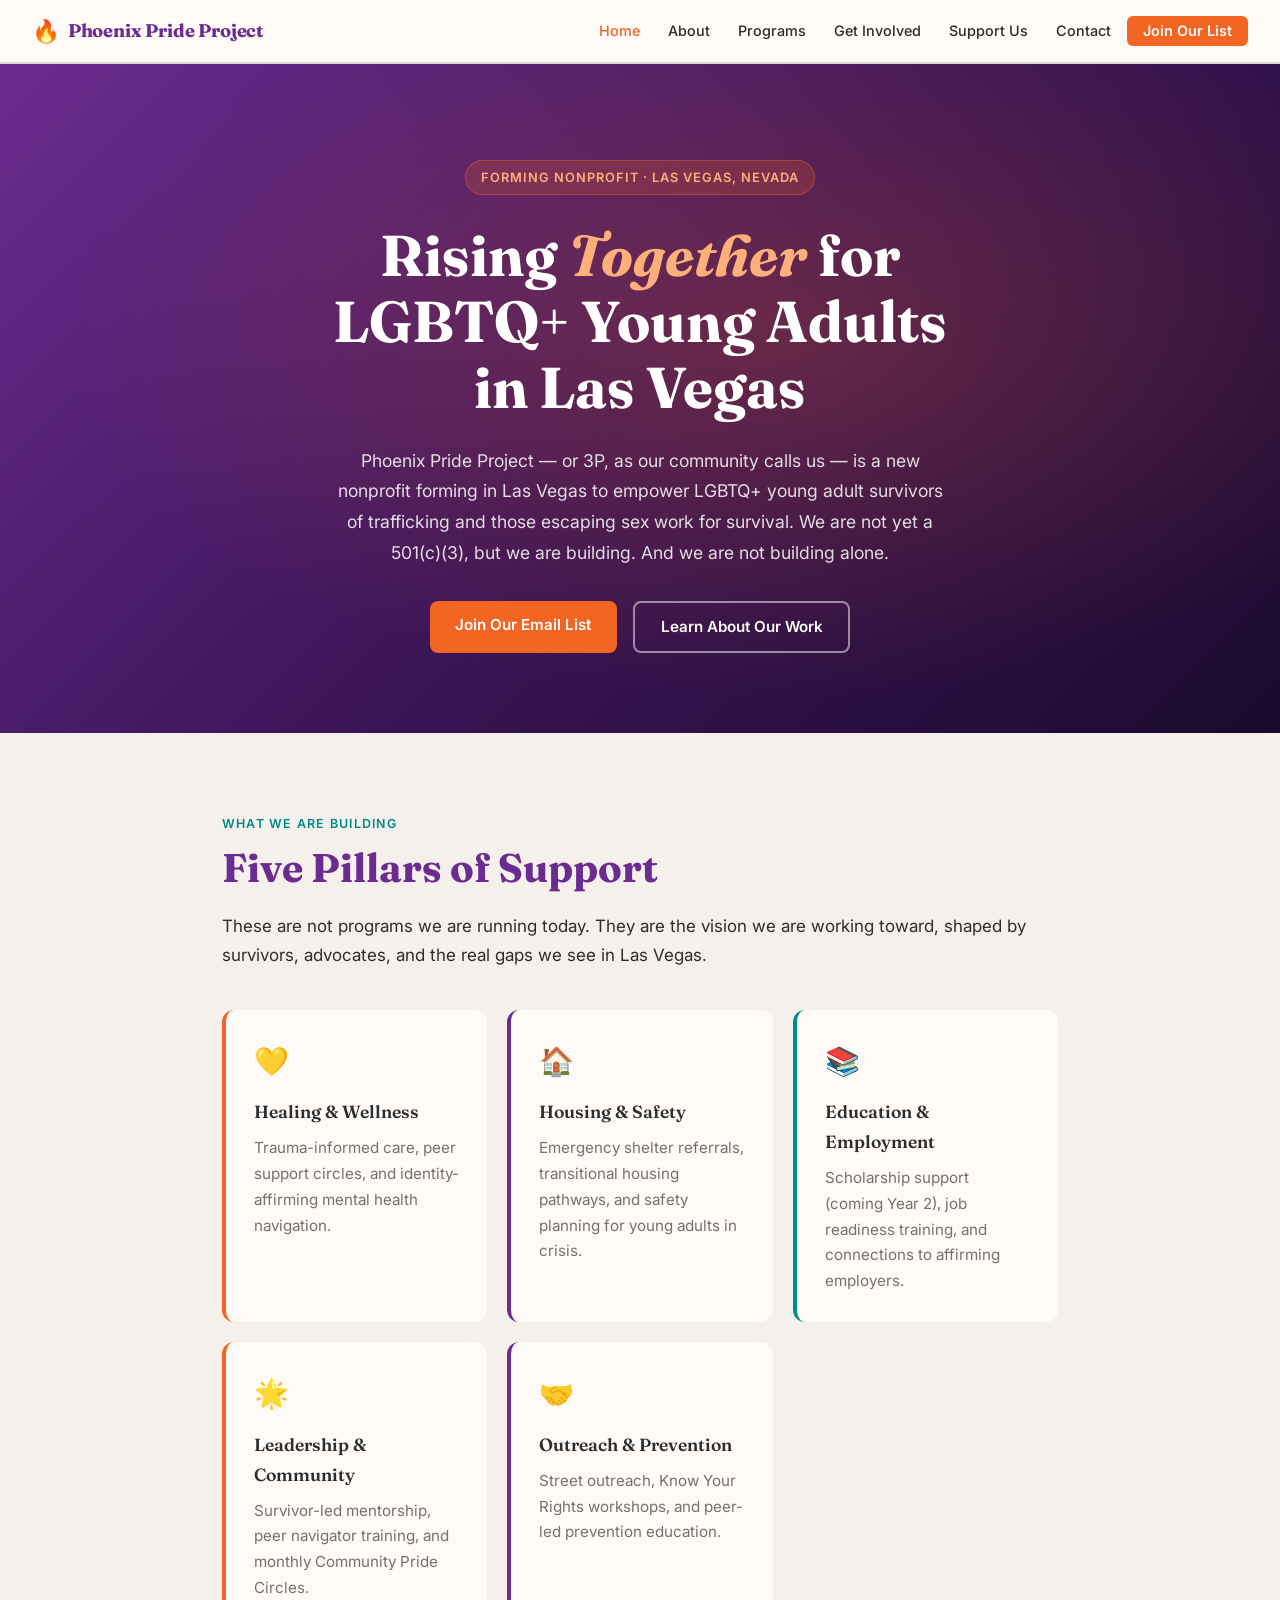
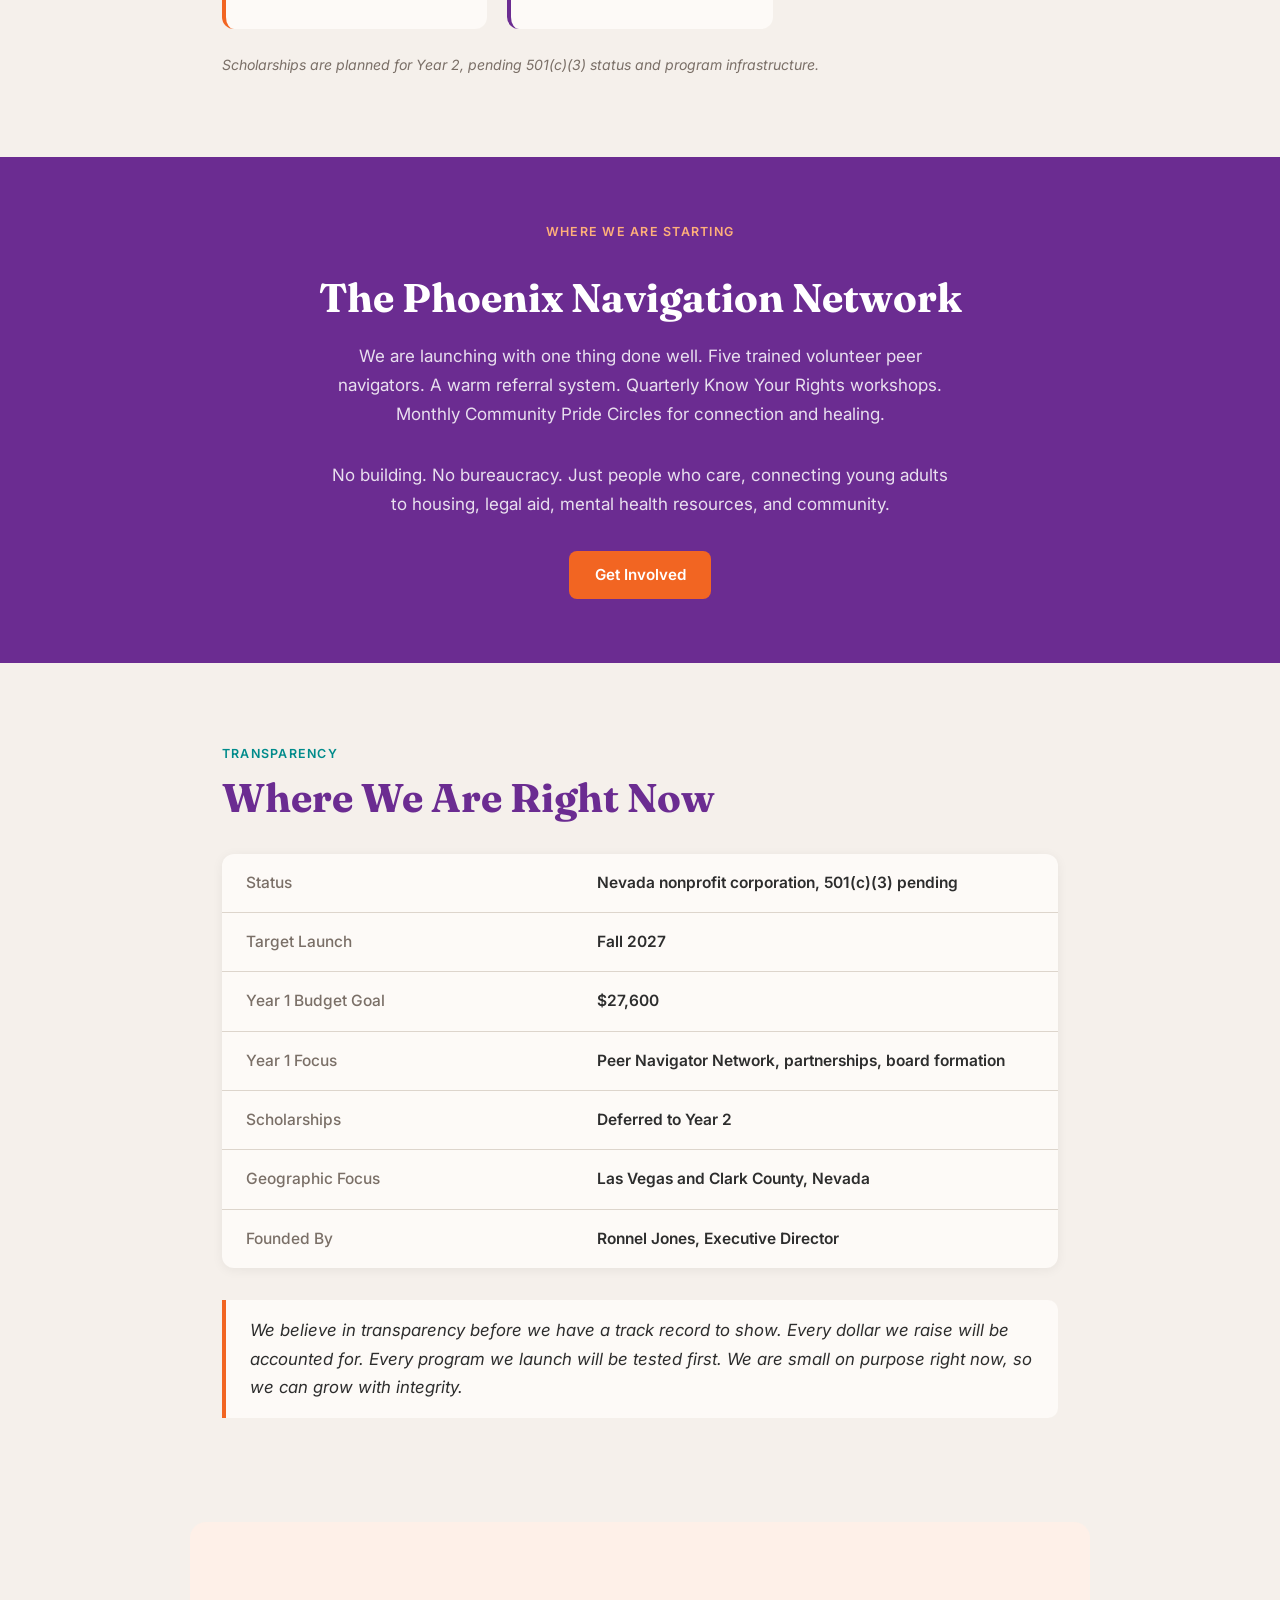
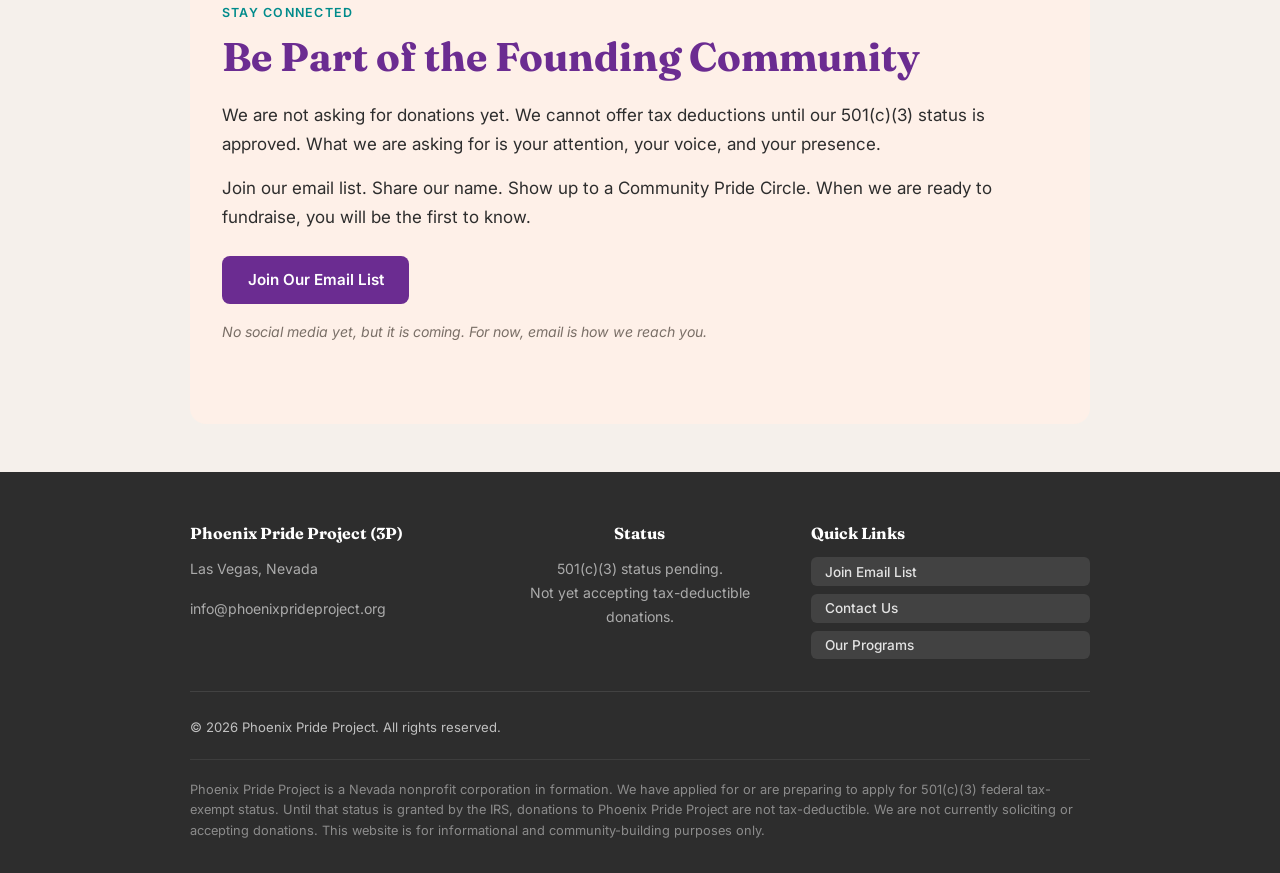
<file: index.html>
<!DOCTYPE html>
<html lang="en">
<head>
  <meta charset="UTF-8" />
  <meta name="viewport" content="width=device-width, initial-scale=1.0" />
  <title>Phoenix Pride Project (3P) | Empowering LGBTQ+ Young Adult Survivors in Las Vegas</title>
  <meta name="description" content="Phoenix Pride Project is a forming nonprofit in Las Vegas dedicated to empowering LGBTQ+ young adult survivors of trafficking and those escaping survival sex work through trauma-informed care, peer navigation, and community connection. 501(c)(3) pending." />
  <link rel="preconnect" href="https://fonts.googleapis.com" />
  <link rel="preconnect" href="https://fonts.gstatic.com" crossorigin />
  <link href="https://fonts.googleapis.com/css2?family=Fraunces:ital,opsz,wght@0,9..144,300;0,9..144,600;0,9..144,700;1,9..144,300&family=Inter:wght@400;500;600&display=swap" rel="stylesheet" />
  <link rel="stylesheet" href="styles.css" />
</head>
<body>

<!-- NAV -->
<nav>
  <a class="nav-logo" href="#" onclick="showPage('home')">
    <span class="flame">🔥</span> Phoenix Pride Project
  </a>
  <ul class="nav-links">
    <li><a href="#" onclick="showPage('home')" id="nav-home" class="active">Home</a></li>
    <li><a href="#" onclick="showPage('about')" id="nav-about">About</a></li>
    <li><a href="#" onclick="showPage('programs')" id="nav-programs">Programs</a></li>
    <li><a href="#" onclick="showPage('get-involved')" id="nav-get-involved">Get Involved</a></li>
    <li><a href="#" onclick="showPage('support')" id="nav-support">Support Us</a></li>
    <li><a href="#" onclick="showPage('contact')" id="nav-contact">Contact</a></li>
    <li><a href="#" onclick="showPage('get-involved')" class="nav-cta">Join Our List</a></li>
  </ul>
</nav>

<!-- PAGE: HOME -->
<div id="page-home" class="page active">

  <div class="hero full-width">
    <div class="hero-inner">
      <span class="hero-badge">Forming Nonprofit &middot; Las Vegas, Nevada</span>
      <h1>Rising <em>Together</em> for<br>LGBTQ+ Young Adults<br>in Las Vegas</h1>
      <p>Phoenix Pride Project — or 3P, as our community calls us — is a new nonprofit forming in Las Vegas to empower LGBTQ+ young adult survivors of trafficking and those escaping sex work for survival. We are not yet a 501(c)(3), but we are building. And we are not building alone.</p>
      <div class="hero-actions">
        <a href="#" class="btn btn-primary" onclick="showPage('get-involved')">Join Our Email List</a>
        <a href="#" class="btn btn-outline" onclick="showPage('programs')">Learn About Our Work</a>
      </div>
    </div>
  </div>

  <section>
    <p class="eyebrow">What We Are Building</p>
    <h2>Five Pillars of Support</h2>
    <p>These are not programs we are running today. They are the vision we are working toward, shaped by survivors, advocates, and the real gaps we see in Las Vegas.</p>
    <div class="pillars">
      <div class="pillar"><div class="pillar-icon">💛</div><h3>Healing &amp; Wellness</h3><p>Trauma-informed care, peer support circles, and identity-affirming mental health navigation.</p></div>
      <div class="pillar"><div class="pillar-icon">🏠</div><h3>Housing &amp; Safety</h3><p>Emergency shelter referrals, transitional housing pathways, and safety planning for young adults in crisis.</p></div>
      <div class="pillar"><div class="pillar-icon">📚</div><h3>Education &amp; Employment</h3><p>Scholarship support (coming Year 2), job readiness training, and connections to affirming employers.</p></div>
      <div class="pillar"><div class="pillar-icon">🌟</div><h3>Leadership &amp; Community</h3><p>Survivor-led mentorship, peer navigator training, and monthly Community Pride Circles.</p></div>
      <div class="pillar"><div class="pillar-icon">🤝</div><h3>Outreach &amp; Prevention</h3><p>Street outreach, Know Your Rights workshops, and peer-led prevention education.</p></div>
    </div>
    <p class="note" style="margin-top:1.5rem;">Scholarships are planned for Year 2, pending 501(c)(3) status and program infrastructure.</p>
  </section>

  <div class="band">
    <p class="eyebrow" style="color:#FFB07A;">Where We Are Starting</p>
    <h2>The Phoenix Navigation Network</h2>
    <p>We are launching with one thing done well. Five trained volunteer peer navigators. A warm referral system. Quarterly Know Your Rights workshops. Monthly Community Pride Circles for connection and healing.</p>
    <p>No building. No bureaucracy. Just people who care, connecting young adults to housing, legal aid, mental health resources, and community.</p>
    <a href="#" class="btn btn-primary" onclick="showPage('get-involved')">Get Involved</a>
  </div>

  <section>
    <p class="eyebrow">Transparency</p>
    <h2>Where We Are Right Now</h2>
    <table class="stats-table">
      <tr><td>Status</td><td>Nevada nonprofit corporation, 501(c)(3) pending</td></tr>
      <tr><td>Target Launch</td><td>Fall 2027</td></tr>
      <tr><td>Year 1 Budget Goal</td><td>$27,600</td></tr>
      <tr><td>Year 1 Focus</td><td>Peer Navigator Network, partnerships, board formation</td></tr>
      <tr><td>Scholarships</td><td>Deferred to Year 2</td></tr>
      <tr><td>Geographic Focus</td><td>Las Vegas and Clark County, Nevada</td></tr>
      <tr><td>Founded By</td><td>Ronnel Jones, Executive Director</td></tr>
    </table>
    <div class="quote-block" style="margin-top:2rem;">
      <p>We believe in transparency before we have a track record to show. Every dollar we raise will be accounted for. Every program we launch will be tested first. We are small on purpose right now, so we can grow with integrity.</p>
    </div>
  </section>

  <section style="background: var(--orange-light); border-radius: 16px; margin-bottom: 3rem;">
    <p class="eyebrow">Stay Connected</p>
    <h2>Be Part of the Founding Community</h2>
    <p>We are not asking for donations yet. We cannot offer tax deductions until our 501(c)(3) status is approved. What we are asking for is your attention, your voice, and your presence.</p>
    <p>Join our email list. Share our name. Show up to a Community Pride Circle. When we are ready to fundraise, you will be the first to know.</p>
    <a href="#" class="btn btn-purple" onclick="showPage('get-involved')" style="margin-top:0.5rem;">Join Our Email List</a>
    <p class="note" style="margin-top:1rem;">No social media yet, but it is coming. For now, email is how we reach you.</p>
  </section>

</div>

<!-- PAGE: ABOUT -->
<div id="page-about" class="page">

  <div class="about-hero">
    <h1>Why Phoenix Pride<br>Project Exists</h1>
    <p>The story, the meaning, the values, and the people building 3P.</p>
  </div>

  <section>
    <p class="eyebrow">Our Story</p>
    <h2>Built on What We Have Seen</h2>
    <div class="quote-block">
      <p>I am Ronnel Jones, and I am building Phoenix Pride Project because I have seen what happens when young adults are rejected for who they are. I have watched the gaps between "services that exist" and "services that actually help" swallow whole futures.</p>
    </div>
    <p>Las Vegas is a national hotspot for trafficking. Hundreds of young adults are identified as victims here every year. LGBTQ+ young adults face unique risks due to family rejection, homelessness, and discrimination. These factors increase susceptibility to exploitation and trafficking. And too many of the shelters, clinics, and programs meant to help are not safe for queer and trans young adults.</p>
    <p>I am not a clinician. I am not a politician. I am a person who believes that connection is the first form of survival. Phoenix Pride Project starts there.</p>
  </section>

  <section style="padding-top:0;">
    <p class="eyebrow">What 3P Means</p>
    <h2>Three P's. One Purpose.</h2>
    <div class="three-p">
      <div class="p-card"><div class="p-letter">P</div><h3>Phoenix</h3><p>Because we believe in rising. Not once, but as many times as it takes.</p></div>
      <div class="p-card"><div class="p-letter">P</div><h3>Pride</h3><p>Because identity is not the problem. It is the power.</p></div>
      <div class="p-card"><div class="p-letter">P</div><h3>Project</h3><p>Because this is work. Ongoing, imperfect, collaborative work.</p></div>
    </div>
    <p style="margin-top:1.5rem; color: var(--mid);">3P is not just a nickname. It is a reminder that every part of this name matters.</p>
  </section>

  <section style="padding-top:0;">
    <p class="eyebrow">Our Values</p>
    <h2>What We Stand For</h2>
    <div class="values-grid">
      <div class="value-card"><h3>Empowerment</h3><p>We believe in the strength and resilience of LGBTQ+ young adult survivors. Our programs foster self-advocacy, leadership, and personal growth.</p></div>
      <div class="value-card"><h3>Inclusivity &amp; Affirmation</h3><p>We create safe, welcoming spaces for all, regardless of sexual orientation, gender identity, race, or background. Every person is seen, respected, and valued.</p></div>
      <div class="value-card"><h3>Survivor-Centered Care</h3><p>The voices, experiences, and needs of survivors guide every aspect of our work. We honor autonomy and dignity above all.</p></div>
      <div class="value-card"><h3>Community &amp; Collaboration</h3><p>We partner with survivors, peer mentors, local nonprofits, and advocates to strengthen networks and expand access to resources.</p></div>
      <div class="value-card"><h3>Equity &amp; Justice</h3><p>We address systemic barriers and discrimination that disproportionately impact LGBTQ+ young adults. Our advocacy challenges root causes.</p></div>
      <div class="value-card"><h3>Integrity &amp; Accountability</h3><p>We operate with transparency and ethical stewardship. We hold ourselves accountable to the communities we serve.</p></div>
      <div class="value-card"><h3>Healing &amp; Hope</h3><p>We believe healing is possible. Through trauma-informed care and unwavering support, we build pathways to recovery and a brighter future.</p></div>
    </div>
  </section>

  <section style="padding-top:0; padding-bottom:5rem;">
    <p class="eyebrow">Our Board</p>
    <h2>Who Is Steering This</h2>
    <p>We are actively recruiting our inaugural board. Here is what we are looking for:</p>
    <table class="board-table">
      <thead><tr><th>Role</th><th>Status</th><th>What We Need</th></tr></thead>
      <tbody>
        <tr><td>President / Executive Director</td><td><span class="badge-filled">Filled</span></td><td>Ronnel Jones</td></tr>
        <tr><td>Vice President</td><td><span class="badge-open">Open</span></td><td>Strong facilitator, succession-ready</td></tr>
        <tr><td>Secretary</td><td><span class="badge-open">Open</span></td><td>Detail-oriented, deadline-driven</td></tr>
        <tr><td>Treasurer</td><td><span class="badge-open">Open</span></td><td>Accounting or nonprofit financial background</td></tr>
        <tr><td>At-Large Directors</td><td><span class="badge-open">Open</span></td><td>Legal, development, clinical, or lived experience</td></tr>
      </tbody>
    </table>
    <p style="margin-top:1.25rem; color:var(--mid);">We are especially seeking at least one LGBTQ+ identified member and at least one person with lived experience of trafficking, homelessness, or survival sex work.</p>
    <a href="#" class="btn btn-purple mt-2" onclick="showPage('contact')">Email Us About Board Opportunities</a>
  </section>

</div>

<!-- PAGE: PROGRAMS -->
<div id="page-programs" class="page">

  <div class="page-hero">
    <div class="page-hero-inner">
      <p class="eyebrow">Programs</p>
      <h1>What We Are Working Toward</h1>
      <p>We are not running all of these programs today. We are starting with the Phoenix Navigation Network and building outward. Everything here is grounded in trauma-informed, LGBTQ+ affirming practice.</p>
    </div>
  </div>

  <section>
    <p class="eyebrow">Five Core Areas</p>
    <h2>1. Healing &amp; Wellness</h2>
    <div class="programs-grid">
      <div class="program-block"><h3>Phoenix Rising Counseling Program</h3><p>Trauma-informed therapy, art therapy, and peer support circles.</p></div>
      <div class="program-block"><h3>Healing Through Identity</h3><p>LGBTQ+ affirming mental health services and gender-affirming care navigation.</p></div>
      <div class="program-block"><h3>Wellness Wednesdays</h3><p>Weekly drop-in sessions for yoga, mindfulness, nutrition, and self-care education.</p></div>
    </div>
  </section>

  <section style="padding-top:0;">
    <h2>2. Housing &amp; Safety</h2>
    <div class="programs-grid">
      <div class="program-block"><h3>Safe Nest Initiative</h3><p>Emergency housing for survivors with wraparound services.</p></div>
      <div class="program-block"><h3>Transitional Thrive Housing</h3><p>Six to eighteen month housing with case management and life skills support.</p></div>
      <div class="program-block"><h3>Safety &amp; Advocacy Hub</h3><p>Legal advocacy, safety planning, and navigation of law enforcement and immigration systems.</p></div>
    </div>
  </section>

  <section style="padding-top:0;">
    <h2>3. Education &amp; Employment</h2>
    <div class="programs-grid">
      <div class="program-block"><h3>EmpowerEd</h3><p>GED prep, tutoring, and college application support.</p></div>
      <div class="program-block"><h3>PrideWorks</h3><p>Job readiness training, resume building, and workplace rights education.</p></div>
      <div class="program-block"><h3>Career Launchpad</h3><p>Paid internships, mentorships, and partnerships with LGBTQ+ affirming employers.</p></div>
    </div>
    <p class="note" style="margin-top:1.25rem;">Scholarships are planned for Year 2, pending 501(c)(3) status and infrastructure.</p>
  </section>

  <section style="padding-top:0;">
    <h2>4. Leadership &amp; Community Building</h2>
    <div class="programs-grid">
      <div class="program-block"><h3>Survivor Leadership Academy</h3><p>Public speaking, advocacy training, and leadership development.</p></div>
      <div class="program-block"><h3>Peer Navigator Program</h3><p>Trained survivor mentors guiding participants through service systems.</p></div>
      <div class="program-block"><h3>Community Pride Circles</h3><p>Monthly gatherings for connection, healing, and identity celebration.</p></div>
    </div>
  </section>

  <section style="padding-top:0;">
    <h2>5. Outreach &amp; Prevention</h2>
    <div class="programs-grid">
      <div class="program-block"><h3>Street Outreach Team</h3><p>Harm reduction, resource distribution, and crisis intervention.</p></div>
      <div class="program-block"><h3>Know Your Rights Workshops</h3><p>Legal literacy for LGBTQ+ young adults and survivors.</p></div>
      <div class="program-block"><h3>Youth Prevention Ambassadors</h3><p>Peer-led education in schools and shelters for trafficking prevention and safety.</p></div>
    </div>
  </section>

  <section style="padding-top:0; background: var(--purple-light); border-radius:16px; margin-bottom:3rem;">
    <p class="eyebrow">Active Now</p>
    <h2>The Phoenix Navigation Network</h2>
    <p>This is our starting point. No building. No full-time staff. Just trained volunteers and real connections.</p>
    <div class="programs-grid" style="margin-top:1.5rem;">
      <div class="program-block"><h3>Peer Navigator Program</h3><p>Five volunteer navigators trained in trauma-informed care, active listening, and resource knowledge. Background checks required. Monthly supervision with the Executive Director.</p></div>
      <div class="program-block"><h3>Know Your Rights Workshops</h3><p>Virtual format, co-hosted with local legal partners. Quarterly. Topics include housing discrimination, police interaction, foster care rights, and workplace protections. Recorded for later access.</p></div>
      <div class="program-block"><h3>Digital Resource Hub</h3><p>A curated referral directory on our website. Simple intake form. Categorized resources: housing, legal, health, food, crisis. Mobile-friendly.</p></div>
      <div class="program-block"><h3>Community Pride Circles</h3><p>Monthly gatherings featuring survivor speakers with paid honoraria and full consent protocols. Suggested donation $25 to $100. Builds our monthly donor base.</p></div>
    </div>
    <div style="margin-top:2.5rem;">
      <p class="eyebrow">Service Pathway</p>
      <h3 style="font-family:'Fraunces',serif; color:var(--purple); margin-bottom:1rem;">How We Help, Step by Step</h3>
      <div class="pathway">
        <div class="pathway-step"><div class="step-num">1</div><div class="step-text"><strong>Intake</strong><span>Phone, web, or partner referral</span></div></div>
        <div class="pathway-step"><div class="step-num">2</div><div class="step-text"><strong>Needs Assessment</strong><span>Non-clinical, strengths-based conversation</span></div></div>
        <div class="pathway-step"><div class="step-num">3</div><div class="step-text"><strong>Navigation Plan</strong><span>Prioritized needs and resource matching</span></div></div>
        <div class="pathway-step"><div class="step-num">4</div><div class="step-text"><strong>Warm Referral</strong><span>3P contacts the receiving organization on the client's behalf</span></div></div>
        <div class="pathway-step"><div class="step-num">5</div><div class="step-text"><strong>Follow-Up</strong><span>Within 48 hours, ongoing as needed</span></div></div>
        <div class="pathway-step"><div class="step-num">6</div><div class="step-text"><strong>Outcome Tracking</strong><span>Housing secured, legal aid connected, and more</span></div></div>
      </div>
    </div>
  </section>

</div>

<!-- PAGE: GET INVOLVED -->
<div id="page-get-involved" class="page">

  <div class="page-hero">
    <div class="page-hero-inner">
      <p class="eyebrow">Get Involved</p>
      <h1>There Is Room for You Here</h1>
      <p>Whether you are a young adult seeking support, a professional wanting to volunteer, or an organization looking to partner, we want to hear from you.</p>
    </div>
  </div>

  <section>
    <p class="eyebrow">Stay in the Loop</p>
    <h2>Join Our Email List</h2>
    <p>We are not fundraising yet. We are building. Join our email list to receive quarterly updates, event invitations, and the announcement when we are ready to accept donations.</p>
    <div class="form-card">
      <div class="form-row">
        <div class="form-group"><label for="fname">First Name</label><input type="text" id="fname" placeholder="Your first name" /></div>
        <div class="form-group"><label for="lname">Last Name</label><input type="text" id="lname" placeholder="Your last name" /></div>
      </div>
      <div class="form-group"><label for="email">Email Address</label><input type="email" id="email" placeholder="you@example.com" /></div>
      <div class="form-group"><label for="zip">Zip Code <span style="font-weight:400; color:var(--mid);">(optional)</span></label><input type="text" id="zip" placeholder="Helps us understand our reach" /></div>
      <div class="form-group">
        <label>I am interested in:</label>
        <div class="checkbox-group">
          <label class="checkbox-item"><input type="checkbox" /> Volunteering</label>
          <label class="checkbox-item"><input type="checkbox" /> Board service</label>
          <label class="checkbox-item"><input type="checkbox" /> Partnerships</label>
          <label class="checkbox-item"><input type="checkbox" /> General updates</label>
        </div>
      </div>
      <button class="btn btn-primary" style="width:100%; padding: 0.85rem;">Subscribe</button>
      <p class="form-note">We respect your privacy. We do not use tracking pixels without disclosure. Your information will never be sold.</p>
    </div>
  </section>

  <section style="padding-top:0;">
    <p class="eyebrow">Volunteer</p>
    <h2>Be a Peer Navigator</h2>
    <p>We are recruiting our first five volunteer peer navigators. This is not a casual volunteer role. It requires a 4-hour trauma-informed training, a background check ($50 to $75, covered by us), and a commitment to monthly supervision.</p>
    <div style="display:grid; grid-template-columns: 1fr 1fr; gap: 1.25rem; margin-top:1.5rem;">
      <div class="program-block">
        <h3 style="color:var(--orange);">What You Will Do</h3>
        <ul style="list-style:none; margin-top:0.5rem; display:flex; flex-direction:column; gap:0.5rem;">
          <li style="font-size:0.93rem; color:var(--mid); padding-left:1.2rem; position:relative;"><span style="position:absolute;left:0;color:var(--orange);">&#8250;</span> Connect LGBTQ+ young adult survivors to housing, legal, health, and crisis resources</li>
          <li style="font-size:0.93rem; color:var(--mid); padding-left:1.2rem; position:relative;"><span style="position:absolute;left:0;color:var(--orange);">&#8250;</span> Maintain boundaries and confidentiality</li>
          <li style="font-size:0.93rem; color:var(--mid); padding-left:1.2rem; position:relative;"><span style="position:absolute;left:0;color:var(--orange);">&#8250;</span> Document interactions for outcome tracking</li>
          <li style="font-size:0.93rem; color:var(--mid); padding-left:1.2rem; position:relative;"><span style="position:absolute;left:0;color:var(--orange);">&#8250;</span> Attend monthly check-ins with the Executive Director</li>
        </ul>
      </div>
      <div class="program-block">
        <h3 style="color:var(--purple);">Who We Are Looking For</h3>
        <ul style="list-style:none; margin-top:0.5rem; display:flex; flex-direction:column; gap:0.5rem;">
          <li style="font-size:0.93rem; color:var(--mid); padding-left:1.2rem; position:relative;"><span style="position:absolute;left:0;color:var(--purple);">&#8250;</span> Survivors, allies, social work students, retired professionals</li>
          <li style="font-size:0.93rem; color:var(--mid); padding-left:1.2rem; position:relative;"><span style="position:absolute;left:0;color:var(--purple);">&#8250;</span> People who can listen without fixing</li>
          <li style="font-size:0.93rem; color:var(--mid); padding-left:1.2rem; position:relative;"><span style="position:absolute;left:0;color:var(--purple);">&#8250;</span> People who understand that trust is built slowly</li>
        </ul>
      </div>
    </div>
    <a href="mailto:info@phoenixprideproject.org" class="btn btn-purple mt-2">Email Us to Learn More</a>
  </section>

  <section style="padding-top:0; padding-bottom:5rem;">
    <p class="eyebrow">Partnerships</p>
    <h2>Organizations, Let's Talk</h2>
    <p>We do not duplicate services. We connect young adults to them. If your organization serves LGBTQ+ young adults, trafficking survivors, or those escaping survival sex work in Clark County, we want to know you.</p>
    <p style="margin-top:1rem; font-weight:600; color:var(--charcoal);">We are especially interested in partnerships with:</p>
    <ul style="list-style:none; margin-top:0.75rem; display:flex; flex-direction:column; gap:0.5rem;">
      <li style="padding-left:1.2rem; position:relative; color:var(--mid); font-size:0.95rem;"><span style="position:absolute;left:0;color:var(--teal);">&#8250;</span> Housing providers and shelters</li>
      <li style="padding-left:1.2rem; position:relative; color:var(--mid); font-size:0.95rem;"><span style="position:absolute;left:0;color:var(--teal);">&#8250;</span> Legal aid organizations</li>
      <li style="padding-left:1.2rem; position:relative; color:var(--mid); font-size:0.95rem;"><span style="position:absolute;left:0;color:var(--teal);">&#8250;</span> Mental health clinics with LGBTQ+ affirming care</li>
      <li style="padding-left:1.2rem; position:relative; color:var(--mid); font-size:0.95rem;"><span style="position:absolute;left:0;color:var(--teal);">&#8250;</span> Schools and workforce programs</li>
      <li style="padding-left:1.2rem; position:relative; color:var(--mid); font-size:0.95rem;"><span style="position:absolute;left:0;color:var(--teal);">&#8250;</span> Other LGBTQ+ service organizations</li>
    </ul>
    <a href="mailto:info@phoenixprideproject.org?subject=Partnership Inquiry" class="btn btn-teal mt-2">Email Us About Partnerships</a>
  </section>

</div>

<!-- PAGE: SUPPORT -->
<div id="page-support" class="page">

  <div class="page-hero">
    <div class="page-hero-inner">
      <p class="eyebrow">Support Us</p>
      <h1>We Will Ask Soon. Not Yet.</h1>
      <p>Here is where we are, and here is the plan for when we are ready.</p>
    </div>
  </div>

  <section>
    <h2>Why We Are Not Taking Donations Yet</h2>
    <div class="quote-block">
      <p>Phoenix Pride Project is actively pursuing 501(c)(3) status. Until that is approved, we cannot offer tax-deductible receipts. We believe in doing this right from the start.</p>
    </div>
    <p>Our Year 1 budget goal is $27,600. That covers peer navigator training, insurance, a simple website, quarterly workshops, and the first Community Pride Circles. When we are ready to fundraise, we will be transparent about every dollar.</p>
    <p>In the meantime, the best way to support us is to join our email list, share our name, and show up.</p>
    <a href="#" class="btn btn-primary mt-1" onclick="showPage('get-involved')">Join the Email List</a>
    <div style="margin-top:3rem;">
      <p class="eyebrow">Future Giving Levels</p>
      <h2>When We Are Ready, Here Is How You Can Give</h2>
      <p>These are the giving levels we will launch once our 501(c)(3) status is approved. We are sharing them now because transparency matters.</p>
      <table class="donor-table" style="margin-top:1.5rem;">
        <thead><tr><th>Level</th><th>Annual Gift</th><th>What You Receive</th></tr></thead>
        <tbody>
          <tr><td class="level-name">🔥 Flame Spark</td><td>$25 to $99</td><td>Name on donor wall (website); quarterly impact email</td></tr>
          <tr><td class="level-name">💛 Healing Ally</td><td>$100 to $249</td><td>Above, plus Phoenix Pride sticker and early access to updates</td></tr>
          <tr><td class="level-name">🌟 Pride Builder</td><td>$250 to $499</td><td>Above, plus social media shout-out and exclusive donor newsletter</td></tr>
          <tr><td class="level-name">🤝 Empowerment Circle</td><td>$500 to $999</td><td>Above, plus name in annual report and invitation to donor appreciation event</td></tr>
          <tr><td class="level-name">✨ Legacy Torchbearer</td><td>$1,000 to $2,499</td><td>Above, plus featured spotlight on blog and custom thank-you gift</td></tr>
          <tr><td class="level-name">🦅 Phoenix Guardian</td><td>$2,500+</td><td>Above, plus opportunity to sponsor a scholarship, VIP program tour, lunch with Executive Director</td></tr>
        </tbody>
      </table>
      <p class="note" style="margin-top:1rem;">Scholarship sponsorships available at Phoenix Guardian level beginning Year 2.</p>
    </div>
  </section>

</div>

<!-- PAGE: CONTACT -->
<div id="page-contact" class="page">

  <div class="page-hero">
    <div class="page-hero-inner">
      <p class="eyebrow">Contact</p>
      <h1>Get in Touch</h1>
      <p>We read every email. Response time is typically 48 hours.</p>
    </div>
  </div>

  <section>
    <h2>Reach Us</h2>
    <p>Email us at <a href="mailto:info@phoenixprideproject.org" style="color:var(--purple); font-weight:600;">info@phoenixprideproject.org</a>. Whether you are a young adult seeking support, a potential volunteer, a board candidate, or an organization interested in partnering, we want to hear from you.</p>
    <a href="mailto:info@phoenixprideproject.org" class="btn btn-purple mt-1">Send Us an Email</a>
  </section>

  <section style="padding-top:0; padding-bottom:5rem;">
    <p class="eyebrow">Crisis Resources</p>
    <h2>If You Need Help Right Now</h2>
    <p>If you are a young adult in crisis, please contact the resources below while we build our capacity. These organizations are available now.</p>
    <ul class="crisis-list">
      <li><span class="org-name">The Trevor Project</span><span class="org-contact">1-866-488-7386 &nbsp;&middot;&nbsp; Text START to 678-678</span></li>
      <li><span class="org-name">National Human Trafficking Hotline</span><span class="org-contact">1-888-373-7888 &nbsp;&middot;&nbsp; Text 233733</span></li>
      <li><span class="org-name">Nevada Partnership for Homeless Youth</span><span class="org-contact">(702) 383-1332</span></li>
      <li><span class="org-name">The LGBTQ Center of Southern Nevada</span><span class="org-contact">(702) 733-9800</span></li>
    </ul>
  </section>

</div>

<!-- FOOTER -->
<footer>
  <div class="footer-grid">
    <div class="footer-col">
      <h4>Phoenix Pride Project (3P)</h4>
      <p>Las Vegas, Nevada</p>
      <p><a href="mailto:info@phoenixprideproject.org">info@phoenixprideproject.org</a></p>
    </div>
    <div class="footer-col" style="text-align:center;">
      <h4>Status</h4>
      <p>501(c)(3) status pending.<br>Not yet accepting tax-deductible donations.</p>
    </div>
    <div class="footer-col">
      <h4>Quick Links</h4>
      <div class="footer-btns">
        <button class="footer-btn" onclick="showPage('get-involved')">Join Email List</button>
        <button class="footer-btn" onclick="showPage('contact')">Contact Us</button>
        <button class="footer-btn" onclick="showPage('programs')">Our Programs</button>
      </div>
    </div>
  </div>
  <div class="footer-bottom">
    <span>&copy; 2026 Phoenix Pride Project. All rights reserved.</span>
  </div>
  <p class="legal-disclaimer">
    Phoenix Pride Project is a Nevada nonprofit corporation in formation. We have applied for or are preparing to apply for 501(c)(3) federal tax-exempt status. Until that status is granted by the IRS, donations to Phoenix Pride Project are not tax-deductible. We are not currently soliciting or accepting donations. This website is for informational and community-building purposes only.
  </p>
</footer>

<script src="script.js"></script>
</body>
</html>
</file>
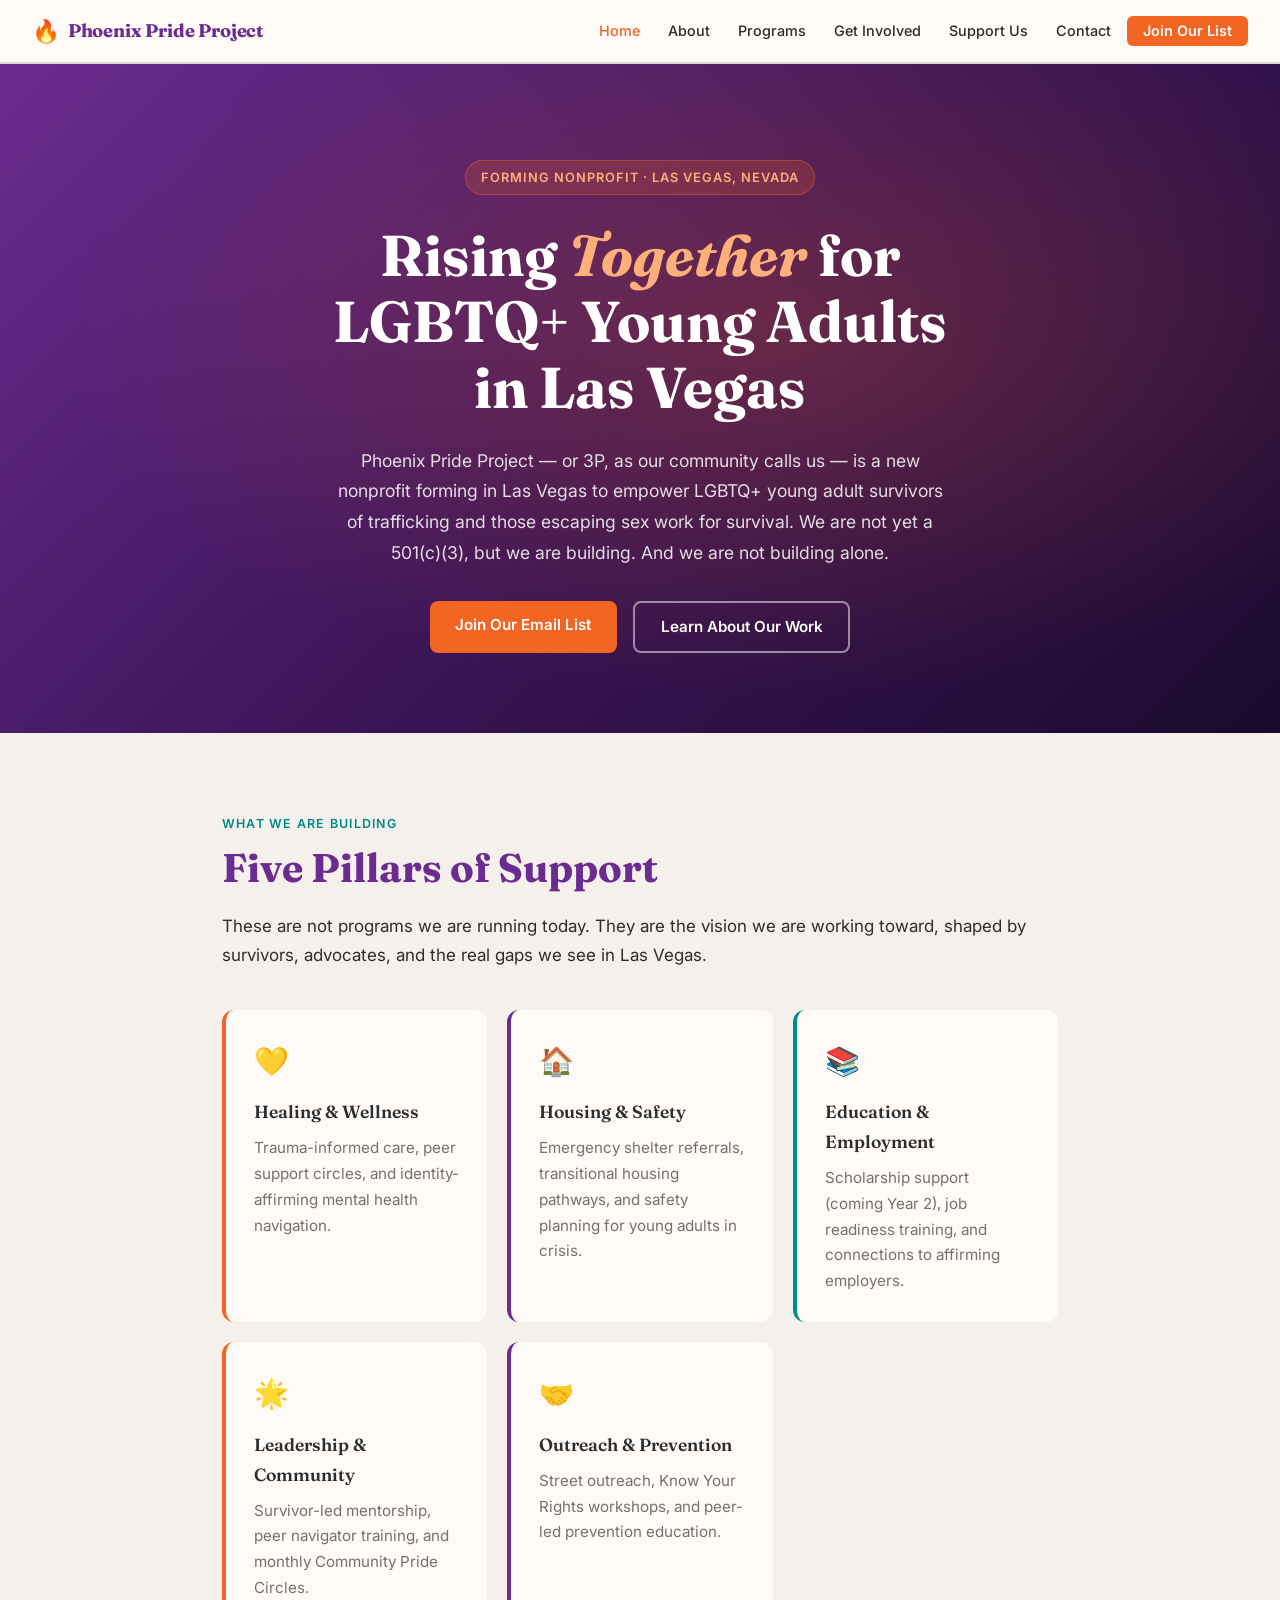
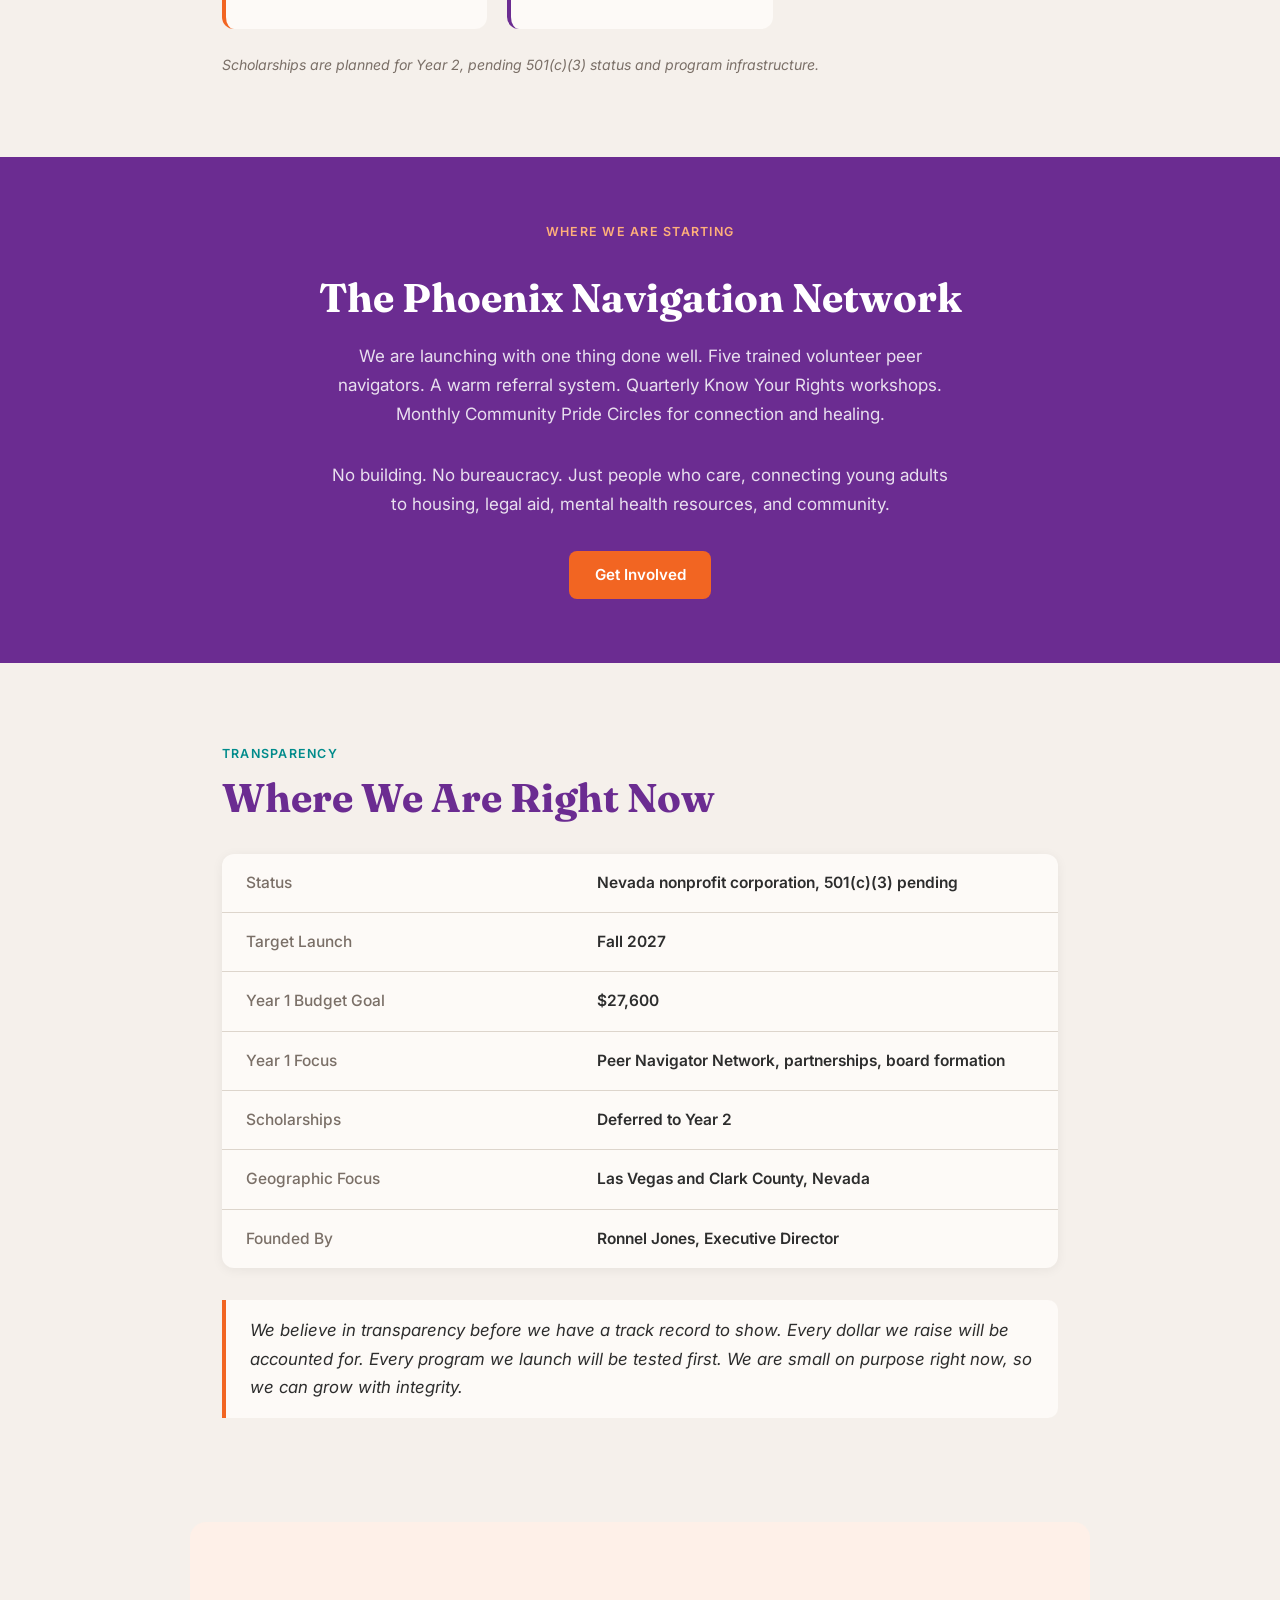
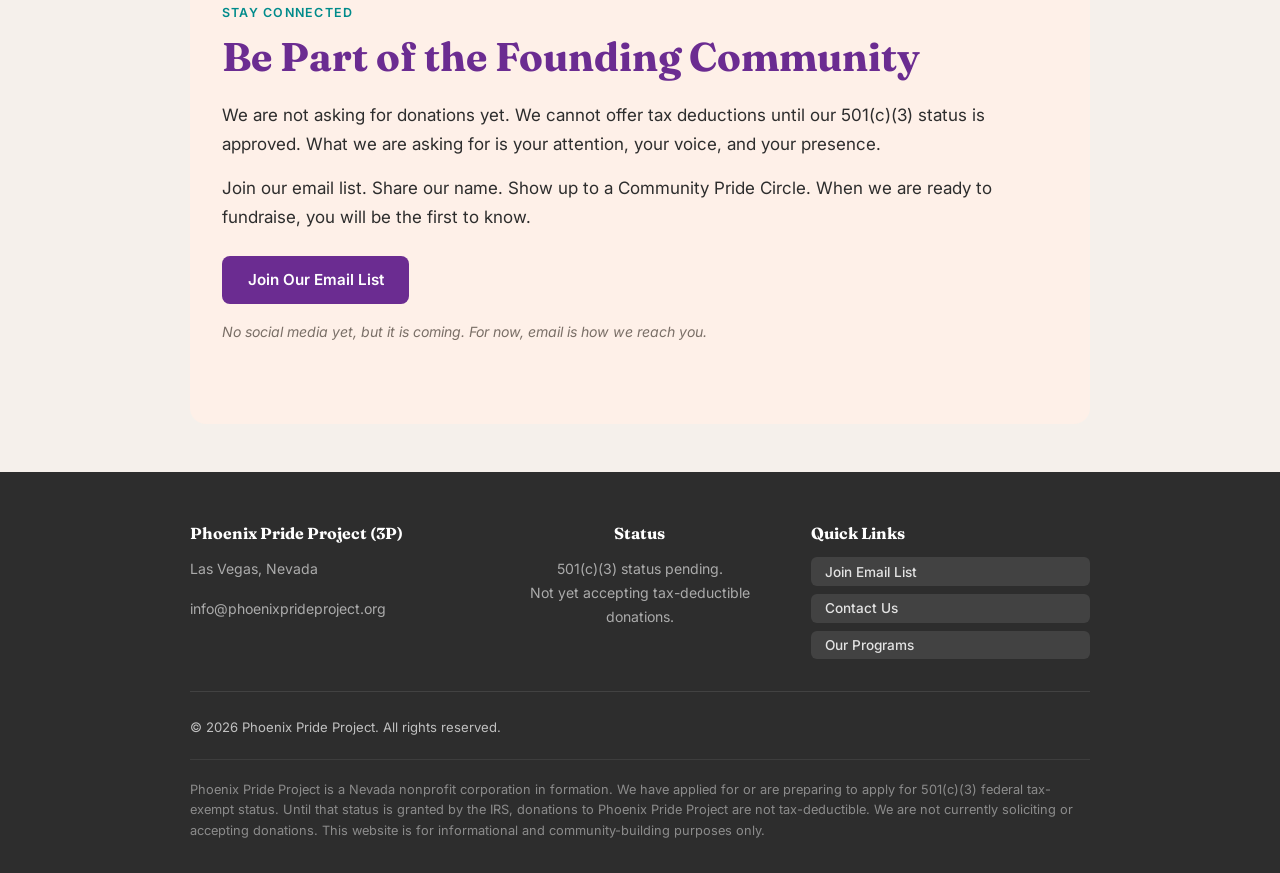
<file: phoenix_pride_project.html>
<!DOCTYPE html>
<html lang="en">
<head>
  <meta charset="UTF-8" />
  <meta name="viewport" content="width=device-width, initial-scale=1.0" />
  <title>Phoenix Pride Project (3P) | Empowering LGBTQ+ Young Adult Survivors in Las Vegas</title>
  <meta name="description" content="Phoenix Pride Project is a forming nonprofit in Las Vegas dedicated to empowering LGBTQ+ young adult survivors of trafficking and those escaping survival sex work through trauma-informed care, peer navigation, and community connection. 501(c)(3) pending." />
  <link rel="preconnect" href="https://fonts.googleapis.com" />
  <link rel="preconnect" href="https://fonts.gstatic.com" crossorigin />
  <link href="https://fonts.googleapis.com/css2?family=Fraunces:ital,opsz,wght@0,9..144,300;0,9..144,600;0,9..144,700;1,9..144,300&family=Inter:wght@400;500;600&display=swap" rel="stylesheet" />
  <style>
    :root {
      --orange: #F26522;
      --purple: #6B2C91;
      --teal: #008B8B;
      --bg: #F5F0EB;
      --white: #FDFAF7;
      --charcoal: #2D2D2D;
      --mid: #7A6F67;
      --border: #DDD5CC;
      --orange-light: #FEF0E8;
      --purple-light: #F3EAF8;
    }

    *, *::before, *::after { box-sizing: border-box; margin: 0; padding: 0; }

    html { scroll-behavior: smooth; }

    body {
      font-family: 'Inter', sans-serif;
      background: var(--bg);
      color: var(--charcoal);
      font-size: 17px;
      line-height: 1.7;
    }

    /* ── NAV ── */
    nav {
      position: sticky;
      top: 0;
      z-index: 100;
      background: var(--white);
      border-bottom: 2px solid var(--border);
      display: flex;
      align-items: center;
      justify-content: space-between;
      padding: 0 2rem;
      height: 64px;
    }

    .nav-logo {
      font-family: 'Fraunces', serif;
      font-weight: 700;
      font-size: 1.15rem;
      color: var(--purple);
      letter-spacing: -0.01em;
      text-decoration: none;
      display: flex;
      align-items: center;
      gap: 0.5rem;
    }

    .nav-logo .flame {
      color: var(--orange);
      font-size: 1.4rem;
      line-height: 1;
    }

    .nav-links {
      display: flex;
      gap: 0.25rem;
      list-style: none;
    }

    .nav-links a {
      text-decoration: none;
      font-size: 0.9rem;
      font-weight: 500;
      color: var(--charcoal);
      padding: 0.4rem 0.75rem;
      border-radius: 6px;
      transition: background 0.15s, color 0.15s;
    }

    .nav-links a:hover { background: var(--bg); color: var(--purple); }
    .nav-links a.active { color: var(--orange); }

    .nav-cta {
      background: var(--orange);
      color: var(--white) !important;
      border-radius: 6px !important;
      padding: 0.4rem 1rem !important;
      font-weight: 600 !important;
    }

    .nav-cta:hover { background: #d4551a !important; color: var(--white) !important; }

    /* ── PAGES ── */
    .page { display: none; }
    .page.active { display: block; }

    /* ── SECTIONS ── */
    section {
      padding: 5rem 2rem;
      max-width: 900px;
      margin: 0 auto;
    }

    section.full-width {
      max-width: none;
      padding-left: 0;
      padding-right: 0;
    }

    /* ── HERO ── */
    .hero {
      background: linear-gradient(135deg, var(--purple) 0%, #3d1558 50%, #1a0a2e 100%);
      color: var(--white);
      padding: 6rem 2rem 5rem;
      text-align: center;
      position: relative;
      overflow: hidden;
    }

    .hero::before {
      content: '';
      position: absolute;
      inset: 0;
      background: radial-gradient(ellipse at 60% 40%, rgba(242,101,34,0.25) 0%, transparent 65%);
      pointer-events: none;
    }

    .hero-inner { position: relative; max-width: 760px; margin: 0 auto; }

    .hero-badge {
      display: inline-block;
      background: rgba(242,101,34,0.2);
      border: 1px solid rgba(242,101,34,0.4);
      color: #FFB07A;
      font-size: 0.8rem;
      font-weight: 600;
      letter-spacing: 0.08em;
      text-transform: uppercase;
      padding: 0.35rem 0.9rem;
      border-radius: 100px;
      margin-bottom: 1.75rem;
    }

    .hero h1 {
      font-family: 'Fraunces', serif;
      font-size: clamp(2.2rem, 5vw, 3.6rem);
      font-weight: 700;
      line-height: 1.15;
      margin-bottom: 1.5rem;
      color: #fff;
    }

    .hero h1 em {
      font-style: italic;
      color: #FFB07A;
    }

    .hero p {
      font-size: 1.1rem;
      color: rgba(255,255,255,0.85);
      max-width: 620px;
      margin: 0 auto 2rem;
      line-height: 1.75;
    }

    .hero-actions { display: flex; gap: 1rem; justify-content: center; flex-wrap: wrap; }

    /* ── BUTTONS ── */
    .btn {
      display: inline-block;
      padding: 0.7rem 1.6rem;
      border-radius: 8px;
      font-weight: 600;
      font-size: 0.95rem;
      text-decoration: none;
      cursor: pointer;
      border: none;
      transition: transform 0.15s, box-shadow 0.15s, background 0.15s;
    }

    .btn:hover { transform: translateY(-1px); box-shadow: 0 4px 14px rgba(0,0,0,0.18); }
    .btn:active { transform: translateY(0); }

    .btn-primary { background: var(--orange); color: #fff; }
    .btn-primary:hover { background: #d4551a; }

    .btn-outline {
      background: transparent;
      color: var(--white);
      border: 2px solid rgba(255,255,255,0.5);
    }

    .btn-outline:hover { border-color: #fff; background: rgba(255,255,255,0.1); }

    .btn-purple { background: var(--purple); color: #fff; }
    .btn-purple:hover { background: #551f78; }

    .btn-teal { background: var(--teal); color: #fff; }
    .btn-teal:hover { background: #006f6f; }

    /* ── EYEBROW ── */
    .eyebrow {
      font-size: 0.78rem;
      font-weight: 600;
      letter-spacing: 0.1em;
      text-transform: uppercase;
      color: var(--teal);
      margin-bottom: 0.6rem;
    }

    /* ── HEADINGS ── */
    h2 {
      font-family: 'Fraunces', serif;
      font-size: clamp(1.8rem, 3.5vw, 2.5rem);
      font-weight: 700;
      line-height: 1.2;
      color: var(--purple);
      margin-bottom: 1.25rem;
    }

    h3 {
      font-family: 'Fraunces', serif;
      font-size: 1.35rem;
      font-weight: 600;
      color: var(--charcoal);
      margin-bottom: 0.6rem;
    }

    p { margin-bottom: 1rem; }
    p:last-child { margin-bottom: 0; }

    /* ── PILLARS GRID ── */
    .pillars {
      display: grid;
      grid-template-columns: repeat(auto-fit, minmax(260px, 1fr));
      gap: 1.25rem;
      margin-top: 2.5rem;
    }

    .pillar {
      background: var(--white);
      border-radius: 12px;
      padding: 1.75rem;
      border-left: 4px solid var(--orange);
      transition: transform 0.15s, box-shadow 0.15s;
    }

    .pillar:nth-child(2) { border-left-color: var(--purple); }
    .pillar:nth-child(3) { border-left-color: var(--teal); }
    .pillar:nth-child(4) { border-left-color: var(--orange); }
    .pillar:nth-child(5) { border-left-color: var(--purple); }

    .pillar:hover { transform: translateY(-3px); box-shadow: 0 8px 24px rgba(0,0,0,0.09); }

    .pillar-icon { font-size: 1.75rem; margin-bottom: 0.75rem; }
    .pillar h3 { font-size: 1.1rem; margin-bottom: 0.5rem; }
    .pillar p { font-size: 0.95rem; color: var(--mid); margin: 0; }

    /* ── CALLOUT BAND ── */
    .band {
      background: var(--purple);
      color: #fff;
      padding: 4rem 2rem;
      text-align: center;
    }

    .band h2 { color: #fff; }
    .band p { color: rgba(255,255,255,0.85); max-width: 620px; margin: 0 auto 2rem; }

    /* ── STATS TABLE ── */
    .stats-table {
      width: 100%;
      border-collapse: collapse;
      margin-top: 2rem;
      background: var(--white);
      border-radius: 12px;
      overflow: hidden;
      box-shadow: 0 2px 12px rgba(0,0,0,0.06);
    }

    .stats-table tr { border-bottom: 1px solid var(--border); }
    .stats-table tr:last-child { border-bottom: none; }
    .stats-table td { padding: 1rem 1.5rem; font-size: 0.97rem; }
    .stats-table td:first-child { color: var(--mid); font-weight: 500; width: 42%; }
    .stats-table td:last-child { color: var(--charcoal); font-weight: 600; }

    /* ── VALUES GRID ── */
    .values-grid {
      display: grid;
      grid-template-columns: repeat(auto-fit, minmax(240px, 1fr));
      gap: 1.25rem;
      margin-top: 2.5rem;
    }

    .value-card {
      background: var(--white);
      border-radius: 12px;
      padding: 1.5rem;
      border-top: 3px solid var(--orange);
    }

    .value-card:nth-child(even) { border-top-color: var(--purple); }
    .value-card h3 { font-size: 1rem; color: var(--purple); margin-bottom: 0.5rem; }
    .value-card p { font-size: 0.92rem; color: var(--mid); margin: 0; }

    /* ── BOARD TABLE ── */
    .board-table {
      width: 100%;
      border-collapse: collapse;
      margin-top: 2rem;
    }

    .board-table th {
      text-align: left;
      font-size: 0.8rem;
      font-weight: 600;
      letter-spacing: 0.06em;
      text-transform: uppercase;
      color: var(--mid);
      padding: 0.6rem 1rem;
      border-bottom: 2px solid var(--border);
    }

    .board-table td { padding: 0.85rem 1rem; border-bottom: 1px solid var(--border); font-size: 0.95rem; }
    .board-table tr:last-child td { border-bottom: none; }

    .badge-open {
      display: inline-block;
      background: var(--orange-light);
      color: var(--orange);
      border-radius: 100px;
      font-size: 0.78rem;
      font-weight: 600;
      padding: 0.2rem 0.65rem;
    }

    .badge-filled {
      display: inline-block;
      background: var(--purple-light);
      color: var(--purple);
      border-radius: 100px;
      font-size: 0.78rem;
      font-weight: 600;
      padding: 0.2rem 0.65rem;
    }

    /* ── PROGRAMS ── */
    .programs-grid {
      display: grid;
      grid-template-columns: repeat(auto-fit, minmax(280px, 1fr));
      gap: 1.25rem;
      margin-top: 2rem;
    }

    .program-block {
      background: var(--white);
      border-radius: 12px;
      padding: 1.75rem;
    }

    .program-block h3 { font-size: 1rem; color: var(--purple); margin-bottom: 0.4rem; }
    .program-block p { font-size: 0.92rem; color: var(--mid); margin: 0; }
    .program-block + .program-block { }

    /* ── PATHWAY ── */
    .pathway {
      margin-top: 2rem;
      display: flex;
      flex-direction: column;
      gap: 0;
    }

    .pathway-step {
      display: flex;
      align-items: flex-start;
      gap: 1rem;
      padding: 1rem 0;
      border-bottom: 1px solid var(--border);
    }

    .pathway-step:last-child { border-bottom: none; }

    .step-num {
      flex-shrink: 0;
      width: 32px;
      height: 32px;
      background: var(--orange);
      color: #fff;
      border-radius: 50%;
      display: flex;
      align-items: center;
      justify-content: center;
      font-weight: 700;
      font-size: 0.85rem;
      margin-top: 0.15rem;
    }

    .step-text strong { color: var(--charcoal); display: block; margin-bottom: 0.15rem; }
    .step-text span { font-size: 0.92rem; color: var(--mid); }

    /* ── FORM ── */
    .form-card {
      background: var(--white);
      border-radius: 16px;
      padding: 2.5rem;
      box-shadow: 0 4px 20px rgba(0,0,0,0.07);
      margin-top: 2rem;
    }

    .form-row { display: grid; grid-template-columns: 1fr 1fr; gap: 1rem; }

    .form-group { margin-bottom: 1.25rem; }
    .form-group label { display: block; font-size: 0.88rem; font-weight: 600; color: var(--charcoal); margin-bottom: 0.4rem; }
    .form-group input[type="text"],
    .form-group input[type="email"] {
      width: 100%;
      padding: 0.65rem 0.9rem;
      border: 1.5px solid var(--border);
      border-radius: 8px;
      font-size: 1rem;
      font-family: inherit;
      background: var(--bg);
      color: var(--charcoal);
      transition: border-color 0.15s;
    }

    .form-group input:focus { outline: none; border-color: var(--purple); }

    .checkbox-group { display: flex; flex-wrap: wrap; gap: 0.5rem; margin-top: 0.5rem; }

    .checkbox-item {
      display: flex;
      align-items: center;
      gap: 0.4rem;
      font-size: 0.9rem;
      cursor: pointer;
    }

    .checkbox-item input[type="checkbox"] {
      accent-color: var(--purple);
      width: 16px;
      height: 16px;
    }

    .form-note { font-size: 0.85rem; color: var(--mid); margin-top: 1rem; }

    /* ── DONOR TABLE ── */
    .donor-table {
      width: 100%;
      border-collapse: collapse;
      margin-top: 2rem;
    }

    .donor-table th {
      text-align: left;
      font-size: 0.8rem;
      font-weight: 600;
      letter-spacing: 0.06em;
      text-transform: uppercase;
      color: var(--mid);
      padding: 0.6rem 1rem;
      border-bottom: 2px solid var(--border);
    }

    .donor-table td { padding: 0.9rem 1rem; border-bottom: 1px solid var(--border); font-size: 0.95rem; }
    .donor-table tr:last-child td { border-bottom: none; }
    .donor-table tr:hover td { background: var(--orange-light); }

    .level-name { font-weight: 700; color: var(--purple); }

    /* ── CONTACT ── */
    .crisis-list {
      list-style: none;
      margin-top: 1.5rem;
      display: flex;
      flex-direction: column;
      gap: 0.75rem;
    }

    .crisis-list li {
      background: var(--white);
      border-radius: 10px;
      padding: 1rem 1.25rem;
      display: flex;
      flex-direction: column;
      gap: 0.2rem;
      border-left: 4px solid var(--teal);
    }

    .crisis-list .org-name { font-weight: 700; color: var(--charcoal); }
    .crisis-list .org-contact { font-size: 0.92rem; color: var(--mid); }

    /* ── FOOTER ── */
    footer {
      background: var(--charcoal);
      color: rgba(255,255,255,0.7);
      padding: 3rem 2rem 2rem;
    }

    .footer-grid {
      max-width: 900px;
      margin: 0 auto;
      display: grid;
      grid-template-columns: 1fr 1fr 1fr;
      gap: 2rem;
      padding-bottom: 2rem;
      border-bottom: 1px solid rgba(255,255,255,0.1);
    }

    .footer-col h4 {
      font-family: 'Fraunces', serif;
      color: #fff;
      font-size: 1rem;
      margin-bottom: 0.6rem;
    }

    .footer-col p, .footer-col a { font-size: 0.88rem; color: rgba(255,255,255,0.6); text-decoration: none; }
    .footer-col a:hover { color: #FFB07A; }

    .footer-btns { display: flex; flex-direction: column; gap: 0.5rem; }
    .footer-btn {
      display: inline-block;
      background: rgba(255,255,255,0.1);
      color: rgba(255,255,255,0.85);
      border-radius: 6px;
      padding: 0.4rem 0.85rem;
      font-size: 0.85rem;
      font-weight: 500;
      text-decoration: none;
      cursor: pointer;
      border: none;
      font-family: inherit;
      text-align: left;
      transition: background 0.15s;
    }

    .footer-btn:hover { background: rgba(255,255,255,0.18); }

    .footer-bottom {
      max-width: 900px;
      margin: 1.5rem auto 0;
      display: flex;
      justify-content: space-between;
      align-items: center;
      font-size: 0.82rem;
      flex-wrap: wrap;
      gap: 0.5rem;
    }

    .legal-disclaimer {
      font-size: 0.8rem;
      color: rgba(255,255,255,0.45);
      max-width: 900px;
      margin: 1.25rem auto 0;
      line-height: 1.6;
      border-top: 1px solid rgba(255,255,255,0.08);
      padding-top: 1.25rem;
    }

    /* ── ABOUT HERO ── */
    .about-hero {
      background: linear-gradient(135deg, #1a0a2e 0%, #3d1558 100%);
      color: #fff;
      padding: 5rem 2rem;
      text-align: center;
    }

    .about-hero h1 { font-family: 'Fraunces', serif; font-size: clamp(2rem, 4vw, 3rem); font-weight: 700; color: #fff; margin-bottom: 1rem; }
    .about-hero p { color: rgba(255,255,255,0.8); max-width: 580px; margin: 0 auto; }

    /* ── THREE P ── */
    .three-p {
      display: grid;
      grid-template-columns: repeat(3, 1fr);
      gap: 1.5rem;
      margin-top: 2.5rem;
    }

    .p-card {
      text-align: center;
      padding: 2.5rem 1.5rem;
      background: var(--white);
      border-radius: 14px;
    }

    .p-letter {
      font-family: 'Fraunces', serif;
      font-size: 3.5rem;
      font-weight: 700;
      line-height: 1;
      margin-bottom: 0.75rem;
    }

    .p-card:nth-child(1) .p-letter { color: var(--orange); }
    .p-card:nth-child(2) .p-letter { color: var(--purple); }
    .p-card:nth-child(3) .p-letter { color: var(--teal); }

    .p-card h3 { font-size: 1.1rem; margin-bottom: 0.5rem; }
    .p-card p { font-size: 0.92rem; color: var(--mid); margin: 0; }

    /* ── INLINE NAV SECTION HEADER ── */
    .page-hero {
      background: var(--purple-light);
      border-bottom: 2px solid var(--border);
      padding: 3rem 2rem;
    }

    .page-hero-inner { max-width: 900px; margin: 0 auto; }
    .page-hero h1 { font-family: 'Fraunces', serif; font-size: clamp(1.8rem, 3.5vw, 2.8rem); font-weight: 700; color: var(--purple); margin-bottom: 0.5rem; }
    .page-hero p { color: var(--mid); max-width: 580px; margin: 0; }

    /* ── UTILITY ── */
    .divider { border: none; border-top: 1.5px solid var(--border); margin: 1rem 0; }

    .note {
      font-size: 0.88rem;
      color: var(--mid);
      font-style: italic;
      margin-top: 0.5rem;
    }

    .text-orange { color: var(--orange); }
    .text-purple { color: var(--purple); }
    .text-teal { color: var(--teal); }

    .mt-2 { margin-top: 2rem; }
    .mt-1 { margin-top: 1rem; }

    .quote-block {
      border-left: 4px solid var(--orange);
      padding: 1rem 1.5rem;
      background: var(--white);
      border-radius: 0 10px 10px 0;
      margin: 1.5rem 0;
    }

    .quote-block p { font-size: 1.05rem; font-style: italic; color: var(--charcoal); margin: 0; }

    @media (max-width: 680px) {
      .three-p { grid-template-columns: 1fr; }
      .form-row { grid-template-columns: 1fr; }
      .footer-grid { grid-template-columns: 1fr; }
      nav { padding: 0 1rem; }
      .nav-links { display: none; }
      .hero h1 { font-size: 2rem; }
    }

    @media (prefers-reduced-motion: reduce) {
      *, *::before, *::after { transition: none !important; }
    }
  </style>
</head>
<body>

<!-- NAV -->
<nav>
  <a class="nav-logo" href="#" onclick="showPage('home')">
    <span class="flame">🔥</span> Phoenix Pride Project
  </a>
  <ul class="nav-links">
    <li><a href="#" onclick="showPage('home')" id="nav-home" class="active">Home</a></li>
    <li><a href="#" onclick="showPage('about')" id="nav-about">About</a></li>
    <li><a href="#" onclick="showPage('programs')" id="nav-programs">Programs</a></li>
    <li><a href="#" onclick="showPage('get-involved')" id="nav-get-involved">Get Involved</a></li>
    <li><a href="#" onclick="showPage('support')" id="nav-support">Support Us</a></li>
    <li><a href="#" onclick="showPage('contact')" id="nav-contact">Contact</a></li>
    <li><a href="#" onclick="showPage('get-involved')" class="nav-cta">Join Our List</a></li>
  </ul>
</nav>

<!-- ═══════════════════════════════════════════ PAGE: HOME ═══════ -->
<div id="page-home" class="page active">

  <!-- Hero -->
  <div class="hero full-width">
    <div class="hero-inner">
      <span class="hero-badge">Forming Nonprofit &middot; Las Vegas, Nevada</span>
      <h1>Rising <em>Together</em> for<br>LGBTQ+ Young Adults<br>in Las Vegas</h1>
      <p>Phoenix Pride Project — or 3P, as our community calls us — is a new nonprofit forming in Las Vegas to empower LGBTQ+ young adult survivors of trafficking and those escaping sex work for survival. We are not yet a 501(c)(3), but we are building. And we are not building alone.</p>
      <div class="hero-actions">
        <a href="#" class="btn btn-primary" onclick="showPage('get-involved')">Join Our Email List</a>
        <a href="#" class="btn btn-outline" onclick="showPage('programs')">Learn About Our Work</a>
      </div>
    </div>
  </div>

  <!-- Pillars -->
  <section>
    <p class="eyebrow">What We Are Building</p>
    <h2>Five Pillars of Support</h2>
    <p>These are not programs we are running today. They are the vision we are working toward, shaped by survivors, advocates, and the real gaps we see in Las Vegas.</p>
    <div class="pillars">
      <div class="pillar">
        <div class="pillar-icon">💛</div>
        <h3>Healing &amp; Wellness</h3>
        <p>Trauma-informed care, peer support circles, and identity-affirming mental health navigation.</p>
      </div>
      <div class="pillar">
        <div class="pillar-icon">🏠</div>
        <h3>Housing &amp; Safety</h3>
        <p>Emergency shelter referrals, transitional housing pathways, and safety planning for young adults in crisis.</p>
      </div>
      <div class="pillar">
        <div class="pillar-icon">📚</div>
        <h3>Education &amp; Employment</h3>
        <p>Scholarship support (coming Year 2), job readiness training, and connections to affirming employers.</p>
      </div>
      <div class="pillar">
        <div class="pillar-icon">🌟</div>
        <h3>Leadership &amp; Community</h3>
        <p>Survivor-led mentorship, peer navigator training, and monthly Community Pride Circles.</p>
      </div>
      <div class="pillar">
        <div class="pillar-icon">🤝</div>
        <h3>Outreach &amp; Prevention</h3>
        <p>Street outreach, Know Your Rights workshops, and peer-led prevention education.</p>
      </div>
    </div>
    <p class="note" style="margin-top:1.5rem;">Scholarships are planned for Year 2, pending 501(c)(3) status and program infrastructure.</p>
  </section>

  <!-- Navigation Network band -->
  <div class="band">
    <p class="eyebrow" style="color:#FFB07A;">Where We Are Starting</p>
    <h2>The Phoenix Navigation Network</h2>
    <p>We are launching with one thing done well. Five trained volunteer peer navigators. A warm referral system. Quarterly Know Your Rights workshops. Monthly Community Pride Circles for connection and healing.</p>
    <p>No building. No bureaucracy. Just people who care, connecting young adults to housing, legal aid, mental health resources, and community.</p>
    <a href="#" class="btn btn-primary" onclick="showPage('get-involved')">Get Involved</a>
  </div>

  <!-- Numbers -->
  <section>
    <p class="eyebrow">Transparency</p>
    <h2>Where We Are Right Now</h2>
    <table class="stats-table">
      <tr><td>Status</td><td>Nevada nonprofit corporation, 501(c)(3) pending</td></tr>
      <tr><td>Target Launch</td><td>Fall 2027</td></tr>
      <tr><td>Year 1 Budget Goal</td><td>$27,600</td></tr>
      <tr><td>Year 1 Focus</td><td>Peer Navigator Network, partnerships, board formation</td></tr>
      <tr><td>Scholarships</td><td>Deferred to Year 2</td></tr>
      <tr><td>Geographic Focus</td><td>Las Vegas and Clark County, Nevada</td></tr>
      <tr><td>Founded By</td><td>Ronnel Jones, Executive Director</td></tr>
    </table>
    <div class="quote-block" style="margin-top:2rem;">
      <p>We believe in transparency before we have a track record to show. Every dollar we raise will be accounted for. Every program we launch will be tested first. We are small on purpose right now, so we can grow with integrity.</p>
    </div>
  </section>

  <!-- Stay connected -->
  <section style="background: var(--orange-light); border-radius: 16px; margin-bottom: 3rem;">
    <p class="eyebrow">Stay Connected</p>
    <h2>Be Part of the Founding Community</h2>
    <p>We are not asking for donations yet. We cannot offer tax deductions until our 501(c)(3) status is approved. What we are asking for is your attention, your voice, and your presence.</p>
    <p>Join our email list. Share our name. Show up to a Community Pride Circle. When we are ready to fundraise, you will be the first to know.</p>
    <a href="#" class="btn btn-purple" onclick="showPage('get-involved')" style="margin-top:0.5rem;">Join Our Email List</a>
    <p class="note" style="margin-top:1rem;">No social media yet, but it is coming. For now, email is how we reach you.</p>
  </section>

</div><!-- /page-home -->

<!-- ═══════════════════════════════════════════ PAGE: ABOUT ═══════ -->
<div id="page-about" class="page">

  <div class="about-hero">
    <h1>Why Phoenix Pride<br>Project Exists</h1>
    <p>The story, the meaning, the values, and the people building 3P.</p>
  </div>

  <!-- Story -->
  <section>
    <p class="eyebrow">Our Story</p>
    <h2>Built on What We Have Seen</h2>
    <div class="quote-block">
      <p>I am Ronnel Jones, and I am building Phoenix Pride Project because I have seen what happens when young adults are rejected for who they are. I have watched the gaps between "services that exist" and "services that actually help" swallow whole futures.</p>
    </div>
    <p>Las Vegas is a national hotspot for trafficking. Hundreds of young adults are identified as victims here every year. LGBTQ+ young adults face unique risks due to family rejection, homelessness, and discrimination. These factors increase susceptibility to exploitation and trafficking. And too many of the shelters, clinics, and programs meant to help are not safe for queer and trans young adults.</p>
    <p>I am not a clinician. I am not a politician. I am a person who believes that connection is the first form of survival. Phoenix Pride Project starts there.</p>
  </section>

  <!-- What 3P Means -->
  <section style="padding-top:0;">
    <p class="eyebrow">What 3P Means</p>
    <h2>Three P's. One Purpose.</h2>
    <div class="three-p">
      <div class="p-card">
        <div class="p-letter">P</div>
        <h3>Phoenix</h3>
        <p>Because we believe in rising. Not once, but as many times as it takes.</p>
      </div>
      <div class="p-card">
        <div class="p-letter">P</div>
        <h3>Pride</h3>
        <p>Because identity is not the problem. It is the power.</p>
      </div>
      <div class="p-card">
        <div class="p-letter">P</div>
        <h3>Project</h3>
        <p>Because this is work. Ongoing, imperfect, collaborative work.</p>
      </div>
    </div>
    <p style="margin-top:1.5rem; color: var(--mid);">3P is not just a nickname. It is a reminder that every part of this name matters.</p>
  </section>

  <!-- Values -->
  <section style="padding-top:0;">
    <p class="eyebrow">Our Values</p>
    <h2>What We Stand For</h2>
    <div class="values-grid">
      <div class="value-card">
        <h3>Empowerment</h3>
        <p>We believe in the strength and resilience of LGBTQ+ young adult survivors. Our programs foster self-advocacy, leadership, and personal growth.</p>
      </div>
      <div class="value-card">
        <h3>Inclusivity &amp; Affirmation</h3>
        <p>We create safe, welcoming spaces for all, regardless of sexual orientation, gender identity, race, or background. Every person is seen, respected, and valued.</p>
      </div>
      <div class="value-card">
        <h3>Survivor-Centered Care</h3>
        <p>The voices, experiences, and needs of survivors guide every aspect of our work. We honor autonomy and dignity above all.</p>
      </div>
      <div class="value-card">
        <h3>Community &amp; Collaboration</h3>
        <p>We partner with survivors, peer mentors, local nonprofits, and advocates to strengthen networks and expand access to resources.</p>
      </div>
      <div class="value-card">
        <h3>Equity &amp; Justice</h3>
        <p>We address systemic barriers and discrimination that disproportionately impact LGBTQ+ young adults. Our advocacy challenges root causes.</p>
      </div>
      <div class="value-card">
        <h3>Integrity &amp; Accountability</h3>
        <p>We operate with transparency and ethical stewardship. We hold ourselves accountable to the communities we serve.</p>
      </div>
      <div class="value-card">
        <h3>Healing &amp; Hope</h3>
        <p>We believe healing is possible. Through trauma-informed care and unwavering support, we build pathways to recovery and a brighter future.</p>
      </div>
    </div>
  </section>

  <!-- Board -->
  <section style="padding-top:0; padding-bottom:5rem;">
    <p class="eyebrow">Our Board</p>
    <h2>Who Is Steering This</h2>
    <p>We are actively recruiting our inaugural board. Here is what we are looking for:</p>
    <table class="board-table">
      <thead>
        <tr>
          <th>Role</th>
          <th>Status</th>
          <th>What We Need</th>
        </tr>
      </thead>
      <tbody>
        <tr>
          <td>President / Executive Director</td>
          <td><span class="badge-filled">Filled</span></td>
          <td>Ronnel Jones</td>
        </tr>
        <tr>
          <td>Vice President</td>
          <td><span class="badge-open">Open</span></td>
          <td>Strong facilitator, succession-ready</td>
        </tr>
        <tr>
          <td>Secretary</td>
          <td><span class="badge-open">Open</span></td>
          <td>Detail-oriented, deadline-driven</td>
        </tr>
        <tr>
          <td>Treasurer</td>
          <td><span class="badge-open">Open</span></td>
          <td>Accounting or nonprofit financial background</td>
        </tr>
        <tr>
          <td>At-Large Directors</td>
          <td><span class="badge-open">Open</span></td>
          <td>Legal, development, clinical, or lived experience</td>
        </tr>
      </tbody>
    </table>
    <p style="margin-top:1.25rem; color:var(--mid);">We are especially seeking at least one LGBTQ+ identified member and at least one person with lived experience of trafficking, homelessness, or survival sex work.</p>
    <a href="#" class="btn btn-purple mt-2" onclick="showPage('contact')">Email Us About Board Opportunities</a>
  </section>

</div><!-- /page-about -->

<!-- ═══════════════════════════════════════════ PAGE: PROGRAMS ═══════ -->
<div id="page-programs" class="page">

  <div class="page-hero">
    <div class="page-hero-inner">
      <p class="eyebrow">Programs</p>
      <h1>What We Are Working Toward</h1>
      <p>We are not running all of these programs today. We are starting with the Phoenix Navigation Network and building outward. Everything here is grounded in trauma-informed, LGBTQ+ affirming practice.</p>
    </div>
  </div>

  <!-- Five pillars expanded -->
  <section>
    <p class="eyebrow">Five Core Areas</p>
    <h2>1. Healing &amp; Wellness</h2>
    <div class="programs-grid">
      <div class="program-block">
        <h3>Phoenix Rising Counseling Program</h3>
        <p>Trauma-informed therapy, art therapy, and peer support circles.</p>
      </div>
      <div class="program-block">
        <h3>Healing Through Identity</h3>
        <p>LGBTQ+ affirming mental health services and gender-affirming care navigation.</p>
      </div>
      <div class="program-block">
        <h3>Wellness Wednesdays</h3>
        <p>Weekly drop-in sessions for yoga, mindfulness, nutrition, and self-care education.</p>
      </div>
    </div>
  </section>

  <section style="padding-top:0;">
    <h2>2. Housing &amp; Safety</h2>
    <div class="programs-grid">
      <div class="program-block">
        <h3>Safe Nest Initiative</h3>
        <p>Emergency housing for survivors with wraparound services.</p>
      </div>
      <div class="program-block">
        <h3>Transitional Thrive Housing</h3>
        <p>Six to eighteen month housing with case management and life skills support.</p>
      </div>
      <div class="program-block">
        <h3>Safety &amp; Advocacy Hub</h3>
        <p>Legal advocacy, safety planning, and navigation of law enforcement and immigration systems.</p>
      </div>
    </div>
  </section>

  <section style="padding-top:0;">
    <h2>3. Education &amp; Employment</h2>
    <div class="programs-grid">
      <div class="program-block">
        <h3>EmpowerEd</h3>
        <p>GED prep, tutoring, and college application support.</p>
      </div>
      <div class="program-block">
        <h3>PrideWorks</h3>
        <p>Job readiness training, resume building, and workplace rights education.</p>
      </div>
      <div class="program-block">
        <h3>Career Launchpad</h3>
        <p>Paid internships, mentorships, and partnerships with LGBTQ+ affirming employers.</p>
      </div>
    </div>
    <p class="note" style="margin-top:1.25rem;">Scholarships are planned for Year 2, pending 501(c)(3) status and infrastructure.</p>
  </section>

  <section style="padding-top:0;">
    <h2>4. Leadership &amp; Community Building</h2>
    <div class="programs-grid">
      <div class="program-block">
        <h3>Survivor Leadership Academy</h3>
        <p>Public speaking, advocacy training, and leadership development.</p>
      </div>
      <div class="program-block">
        <h3>Peer Navigator Program</h3>
        <p>Trained survivor mentors guiding participants through service systems.</p>
      </div>
      <div class="program-block">
        <h3>Community Pride Circles</h3>
        <p>Monthly gatherings for connection, healing, and identity celebration.</p>
      </div>
    </div>
  </section>

  <section style="padding-top:0;">
    <h2>5. Outreach &amp; Prevention</h2>
    <div class="programs-grid">
      <div class="program-block">
        <h3>Street Outreach Team</h3>
        <p>Harm reduction, resource distribution, and crisis intervention.</p>
      </div>
      <div class="program-block">
        <h3>Know Your Rights Workshops</h3>
        <p>Legal literacy for LGBTQ+ young adults and survivors.</p>
      </div>
      <div class="program-block">
        <h3>Youth Prevention Ambassadors</h3>
        <p>Peer-led education in schools and shelters for trafficking prevention and safety.</p>
      </div>
    </div>
  </section>

  <!-- What Is Active Now -->
  <section style="padding-top:0; background: var(--purple-light); border-radius:16px; margin-bottom:3rem;">
    <p class="eyebrow">Active Now</p>
    <h2>The Phoenix Navigation Network</h2>
    <p>This is our starting point. No building. No full-time staff. Just trained volunteers and real connections.</p>

    <div class="programs-grid" style="margin-top:1.5rem;">
      <div class="program-block">
        <h3>Peer Navigator Program</h3>
        <p>Five volunteer navigators trained in trauma-informed care, active listening, and resource knowledge. Background checks required. Monthly supervision with the Executive Director.</p>
      </div>
      <div class="program-block">
        <h3>Know Your Rights Workshops</h3>
        <p>Virtual format, co-hosted with local legal partners. Quarterly. Topics include housing discrimination, police interaction, foster care rights, and workplace protections. Recorded for later access.</p>
      </div>
      <div class="program-block">
        <h3>Digital Resource Hub</h3>
        <p>A curated referral directory on our website. Simple intake form. Categorized resources: housing, legal, health, food, crisis. Mobile-friendly.</p>
      </div>
      <div class="program-block">
        <h3>Community Pride Circles</h3>
        <p>Monthly gatherings featuring survivor speakers with paid honoraria and full consent protocols. Suggested donation $25 to $100. Builds our monthly donor base.</p>
      </div>
    </div>

    <div style="margin-top:2.5rem;">
      <p class="eyebrow">Service Pathway</p>
      <h3 style="font-family:'Fraunces',serif; color:var(--purple); margin-bottom:1rem;">How We Help, Step by Step</h3>
      <div class="pathway">
        <div class="pathway-step">
          <div class="step-num">1</div>
          <div class="step-text"><strong>Intake</strong><span>Phone, web, or partner referral</span></div>
        </div>
        <div class="pathway-step">
          <div class="step-num">2</div>
          <div class="step-text"><strong>Needs Assessment</strong><span>Non-clinical, strengths-based conversation</span></div>
        </div>
        <div class="pathway-step">
          <div class="step-num">3</div>
          <div class="step-text"><strong>Navigation Plan</strong><span>Prioritized needs and resource matching</span></div>
        </div>
        <div class="pathway-step">
          <div class="step-num">4</div>
          <div class="step-text"><strong>Warm Referral</strong><span>3P contacts the receiving organization on the client's behalf</span></div>
        </div>
        <div class="pathway-step">
          <div class="step-num">5</div>
          <div class="step-text"><strong>Follow-Up</strong><span>Within 48 hours, ongoing as needed</span></div>
        </div>
        <div class="pathway-step">
          <div class="step-num">6</div>
          <div class="step-text"><strong>Outcome Tracking</strong><span>Housing secured, legal aid connected, and more</span></div>
        </div>
      </div>
    </div>
  </section>

</div><!-- /page-programs -->

<!-- ═══════════════════════════════════════════ PAGE: GET INVOLVED ═══════ -->
<div id="page-get-involved" class="page">

  <div class="page-hero">
    <div class="page-hero-inner">
      <p class="eyebrow">Get Involved</p>
      <h1>There Is Room for You Here</h1>
      <p>Whether you are a young adult seeking support, a professional wanting to volunteer, or an organization looking to partner, we want to hear from you.</p>
    </div>
  </div>

  <!-- Email list form -->
  <section>
    <p class="eyebrow">Stay in the Loop</p>
    <h2>Join Our Email List</h2>
    <p>We are not fundraising yet. We are building. Join our email list to receive quarterly updates, event invitations, and the announcement when we are ready to accept donations.</p>

    <div class="form-card">
      <div class="form-row">
        <div class="form-group">
          <label for="fname">First Name</label>
          <input type="text" id="fname" placeholder="Your first name" />
        </div>
        <div class="form-group">
          <label for="lname">Last Name</label>
          <input type="text" id="lname" placeholder="Your last name" />
        </div>
      </div>
      <div class="form-group">
        <label for="email">Email Address</label>
        <input type="email" id="email" placeholder="you@example.com" />
      </div>
      <div class="form-group">
        <label for="zip">Zip Code <span style="font-weight:400; color:var(--mid);">(optional)</span></label>
        <input type="text" id="zip" placeholder="Helps us understand our reach" />
      </div>
      <div class="form-group">
        <label>I am interested in:</label>
        <div class="checkbox-group">
          <label class="checkbox-item"><input type="checkbox" /> Volunteering</label>
          <label class="checkbox-item"><input type="checkbox" /> Board service</label>
          <label class="checkbox-item"><input type="checkbox" /> Partnerships</label>
          <label class="checkbox-item"><input type="checkbox" /> General updates</label>
        </div>
      </div>
      <button class="btn btn-primary" style="width:100%; padding: 0.85rem;">Subscribe</button>
      <p class="form-note">We respect your privacy. We do not use tracking pixels without disclosure. Your information will never be sold.</p>
    </div>
  </section>

  <!-- Volunteer -->
  <section style="padding-top:0;">
    <p class="eyebrow">Volunteer</p>
    <h2>Be a Peer Navigator</h2>
    <p>We are recruiting our first five volunteer peer navigators. This is not a casual volunteer role. It requires a 4-hour trauma-informed training, a background check ($50 to $75, covered by us), and a commitment to monthly supervision.</p>

    <div style="display:grid; grid-template-columns: 1fr 1fr; gap: 1.25rem; margin-top:1.5rem;">
      <div class="program-block">
        <h3 style="color:var(--orange);">What You Will Do</h3>
        <ul style="list-style:none; margin-top:0.5rem; display:flex; flex-direction:column; gap:0.5rem;">
          <li style="font-size:0.93rem; color:var(--mid); padding-left:1.2rem; position:relative;"><span style="position:absolute;left:0;color:var(--orange);">&#8250;</span> Connect LGBTQ+ young adult survivors to housing, legal, health, and crisis resources</li>
          <li style="font-size:0.93rem; color:var(--mid); padding-left:1.2rem; position:relative;"><span style="position:absolute;left:0;color:var(--orange);">&#8250;</span> Maintain boundaries and confidentiality</li>
          <li style="font-size:0.93rem; color:var(--mid); padding-left:1.2rem; position:relative;"><span style="position:absolute;left:0;color:var(--orange);">&#8250;</span> Document interactions for outcome tracking</li>
          <li style="font-size:0.93rem; color:var(--mid); padding-left:1.2rem; position:relative;"><span style="position:absolute;left:0;color:var(--orange);">&#8250;</span> Attend monthly check-ins with the Executive Director</li>
        </ul>
      </div>
      <div class="program-block">
        <h3 style="color:var(--purple);">Who We Are Looking For</h3>
        <ul style="list-style:none; margin-top:0.5rem; display:flex; flex-direction:column; gap:0.5rem;">
          <li style="font-size:0.93rem; color:var(--mid); padding-left:1.2rem; position:relative;"><span style="position:absolute;left:0;color:var(--purple);">&#8250;</span> Survivors, allies, social work students, retired professionals</li>
          <li style="font-size:0.93rem; color:var(--mid); padding-left:1.2rem; position:relative;"><span style="position:absolute;left:0;color:var(--purple);">&#8250;</span> People who can listen without fixing</li>
          <li style="font-size:0.93rem; color:var(--mid); padding-left:1.2rem; position:relative;"><span style="position:absolute;left:0;color:var(--purple);">&#8250;</span> People who understand that trust is built slowly</li>
        </ul>
      </div>
    </div>
    <a href="mailto:info@phoenixprideproject.org" class="btn btn-purple mt-2">Email Us to Learn More</a>
  </section>

  <!-- Partner -->
  <section style="padding-top:0; padding-bottom:5rem;">
    <p class="eyebrow">Partnerships</p>
    <h2>Organizations, Let's Talk</h2>
    <p>We do not duplicate services. We connect young adults to them. If your organization serves LGBTQ+ young adults, trafficking survivors, or those escaping survival sex work in Clark County, we want to know you.</p>
    <p style="margin-top:1rem; font-weight:600; color:var(--charcoal);">We are especially interested in partnerships with:</p>
    <ul style="list-style:none; margin-top:0.75rem; display:flex; flex-direction:column; gap:0.5rem;">
      <li style="padding-left:1.2rem; position:relative; color:var(--mid); font-size:0.95rem;"><span style="position:absolute;left:0;color:var(--teal);">&#8250;</span> Housing providers and shelters</li>
      <li style="padding-left:1.2rem; position:relative; color:var(--mid); font-size:0.95rem;"><span style="position:absolute;left:0;color:var(--teal);">&#8250;</span> Legal aid organizations</li>
      <li style="padding-left:1.2rem; position:relative; color:var(--mid); font-size:0.95rem;"><span style="position:absolute;left:0;color:var(--teal);">&#8250;</span> Mental health clinics with LGBTQ+ affirming care</li>
      <li style="padding-left:1.2rem; position:relative; color:var(--mid); font-size:0.95rem;"><span style="position:absolute;left:0;color:var(--teal);">&#8250;</span> Schools and workforce programs</li>
      <li style="padding-left:1.2rem; position:relative; color:var(--mid); font-size:0.95rem;"><span style="position:absolute;left:0;color:var(--teal);">&#8250;</span> Other LGBTQ+ service organizations</li>
    </ul>
    <a href="mailto:info@phoenixprideproject.org?subject=Partnership Inquiry" class="btn btn-teal mt-2">Email Us About Partnerships</a>
  </section>

</div><!-- /page-get-involved -->

<!-- ═══════════════════════════════════════════ PAGE: SUPPORT ═══════ -->
<div id="page-support" class="page">

  <div class="page-hero">
    <div class="page-hero-inner">
      <p class="eyebrow">Support Us</p>
      <h1>We Will Ask Soon. Not Yet.</h1>
      <p>Here is where we are, and here is the plan for when we are ready.</p>
    </div>
  </div>

  <section>
    <h2>Why We Are Not Taking Donations Yet</h2>
    <div class="quote-block">
      <p>Phoenix Pride Project is actively pursuing 501(c)(3) status. Until that is approved, we cannot offer tax-deductible receipts. We believe in doing this right from the start.</p>
    </div>
    <p>Our Year 1 budget goal is $27,600. That covers peer navigator training, insurance, a simple website, quarterly workshops, and the first Community Pride Circles. When we are ready to fundraise, we will be transparent about every dollar.</p>
    <p>In the meantime, the best way to support us is to join our email list, share our name, and show up.</p>
    <a href="#" class="btn btn-primary mt-1" onclick="showPage('get-involved')">Join the Email List</a>

    <div style="margin-top:3rem;">
      <p class="eyebrow">Future Giving Levels</p>
      <h2>When We Are Ready, Here Is How You Can Give</h2>
      <p>These are the giving levels we will launch once our 501(c)(3) status is approved. We are sharing them now because transparency matters.</p>

      <table class="donor-table" style="margin-top:1.5rem;">
        <thead>
          <tr>
            <th>Level</th>
            <th>Annual Gift</th>
            <th>What You Receive</th>
          </tr>
        </thead>
        <tbody>
          <tr>
            <td class="level-name">🔥 Flame Spark</td>
            <td>$25 to $99</td>
            <td>Name on donor wall (website); quarterly impact email</td>
          </tr>
          <tr>
            <td class="level-name">💛 Healing Ally</td>
            <td>$100 to $249</td>
            <td>Above, plus Phoenix Pride sticker and early access to updates</td>
          </tr>
          <tr>
            <td class="level-name">🌟 Pride Builder</td>
            <td>$250 to $499</td>
            <td>Above, plus social media shout-out and exclusive donor newsletter</td>
          </tr>
          <tr>
            <td class="level-name">🤝 Empowerment Circle</td>
            <td>$500 to $999</td>
            <td>Above, plus name in annual report and invitation to donor appreciation event</td>
          </tr>
          <tr>
            <td class="level-name">✨ Legacy Torchbearer</td>
            <td>$1,000 to $2,499</td>
            <td>Above, plus featured spotlight on blog and custom thank-you gift</td>
          </tr>
          <tr>
            <td class="level-name">🦅 Phoenix Guardian</td>
            <td>$2,500+</td>
            <td>Above, plus opportunity to sponsor a scholarship, VIP program tour, lunch with Executive Director</td>
          </tr>
        </tbody>
      </table>
      <p class="note" style="margin-top:1rem;">Scholarship sponsorships available at Phoenix Guardian level beginning Year 2.</p>
    </div>
  </section>

</div><!-- /page-support -->

<!-- ═══════════════════════════════════════════ PAGE: CONTACT ═══════ -->
<div id="page-contact" class="page">

  <div class="page-hero">
    <div class="page-hero-inner">
      <p class="eyebrow">Contact</p>
      <h1>Get in Touch</h1>
      <p>We read every email. Response time is typically 48 hours.</p>
    </div>
  </div>

  <section>
    <h2>Reach Us</h2>
    <p>Email us at <a href="mailto:info@phoenixprideproject.org" style="color:var(--purple); font-weight:600;">info@phoenixprideproject.org</a>. Whether you are a young adult seeking support, a potential volunteer, a board candidate, or an organization interested in partnering, we want to hear from you.</p>
    <a href="mailto:info@phoenixprideproject.org" class="btn btn-purple mt-1">Send Us an Email</a>
  </section>

  <section style="padding-top:0; padding-bottom:5rem;">
    <p class="eyebrow">Crisis Resources</p>
    <h2>If You Need Help Right Now</h2>
    <p>If you are a young adult in crisis, please contact the resources below while we build our capacity. These organizations are available now.</p>

    <ul class="crisis-list">
      <li>
        <span class="org-name">The Trevor Project</span>
        <span class="org-contact">1-866-488-7386 &nbsp;&middot;&nbsp; Text START to 678-678</span>
      </li>
      <li>
        <span class="org-name">National Human Trafficking Hotline</span>
        <span class="org-contact">1-888-373-7888 &nbsp;&middot;&nbsp; Text 233733</span>
      </li>
      <li>
        <span class="org-name">Nevada Partnership for Homeless Youth</span>
        <span class="org-contact">(702) 383-1332</span>
      </li>
      <li>
        <span class="org-name">The LGBTQ Center of Southern Nevada</span>
        <span class="org-contact">(702) 733-9800</span>
      </li>
    </ul>
  </section>

</div><!-- /page-contact -->

<!-- FOOTER -->
<footer>
  <div class="footer-grid">
    <div class="footer-col">
      <h4>Phoenix Pride Project (3P)</h4>
      <p>Las Vegas, Nevada</p>
      <p><a href="mailto:info@phoenixprideproject.org">info@phoenixprideproject.org</a></p>
    </div>
    <div class="footer-col" style="text-align:center;">
      <h4>Status</h4>
      <p>501(c)(3) status pending.<br>Not yet accepting tax-deductible donations.</p>
    </div>
    <div class="footer-col">
      <h4>Quick Links</h4>
      <div class="footer-btns">
        <button class="footer-btn" onclick="showPage('get-involved')">Join Email List</button>
        <button class="footer-btn" onclick="showPage('contact')">Contact Us</button>
        <button class="footer-btn" onclick="showPage('programs')">Our Programs</button>
      </div>
    </div>
  </div>
  <div class="footer-bottom">
    <span>&copy; 2026 Phoenix Pride Project. All rights reserved.</span>
  </div>
  <p class="legal-disclaimer">
    Phoenix Pride Project is a Nevada nonprofit corporation in formation. We have applied for or are preparing to apply for 501(c)(3) federal tax-exempt status. Until that status is granted by the IRS, donations to Phoenix Pride Project are not tax-deductible. We are not currently soliciting or accepting donations. This website is for informational and community-building purposes only.
  </p>
</footer>

<script>
  function showPage(id) {
    document.querySelectorAll('.page').forEach(p => p.classList.remove('active'));
    document.querySelectorAll('.nav-links a').forEach(a => a.classList.remove('active'));

    const page = document.getElementById('page-' + id);
    if (page) page.classList.add('active');

    const navLink = document.getElementById('nav-' + id);
    if (navLink) navLink.classList.add('active');

    window.scrollTo({ top: 0, behavior: 'smooth' });
    return false;
  }

  // Prevent default on nav links
  document.querySelectorAll('.nav-links a, .footer-btn').forEach(el => {
    if (el.getAttribute('href') === '#') {
      el.addEventListener('click', e => e.preventDefault());
    }
  });
</script>

</body>
</html>
</file>
<file: styles.css>
:root {
  --orange: #F26522;
  --purple: #6B2C91;
  --teal: #008B8B;
  --bg: #F5F0EB;
  --white: #FDFAF7;
  --charcoal: #2D2D2D;
  --mid: #7A6F67;
  --border: #DDD5CC;
  --orange-light: #FEF0E8;
  --purple-light: #F3EAF8;
}

*, *::before, *::after { box-sizing: border-box; margin: 0; padding: 0; }

html { scroll-behavior: smooth; }

body {
  font-family: 'Inter', sans-serif;
  background: var(--bg);
  color: var(--charcoal);
  font-size: 17px;
  line-height: 1.7;
}

/* ── NAV ── */
nav {
  position: sticky;
  top: 0;
  z-index: 100;
  background: var(--white);
  border-bottom: 2px solid var(--border);
  display: flex;
  align-items: center;
  justify-content: space-between;
  padding: 0 2rem;
  height: 64px;
}

.nav-logo {
  font-family: 'Fraunces', serif;
  font-weight: 700;
  font-size: 1.15rem;
  color: var(--purple);
  letter-spacing: -0.01em;
  text-decoration: none;
  display: flex;
  align-items: center;
  gap: 0.5rem;
}

.nav-logo .flame {
  color: var(--orange);
  font-size: 1.4rem;
  line-height: 1;
}

.nav-links {
  display: flex;
  gap: 0.25rem;
  list-style: none;
}

.nav-links a {
  text-decoration: none;
  font-size: 0.9rem;
  font-weight: 500;
  color: var(--charcoal);
  padding: 0.4rem 0.75rem;
  border-radius: 6px;
  transition: background 0.15s, color 0.15s;
}

.nav-links a:hover { background: var(--bg); color: var(--purple); }
.nav-links a.active { color: var(--orange); }

.nav-cta {
  background: var(--orange);
  color: var(--white) !important;
  border-radius: 6px !important;
  padding: 0.4rem 1rem !important;
  font-weight: 600 !important;
}

.nav-cta:hover { background: #d4551a !important; color: var(--white) !important; }

/* ── PAGES ── */
.page { display: none; }
.page.active { display: block; }

/* ── SECTIONS ── */
section {
  padding: 5rem 2rem;
  max-width: 900px;
  margin: 0 auto;
}

section.full-width {
  max-width: none;
  padding-left: 0;
  padding-right: 0;
}

/* ── HERO ── */
.hero {
  background: linear-gradient(135deg, var(--purple) 0%, #3d1558 50%, #1a0a2e 100%);
  color: var(--white);
  padding: 6rem 2rem 5rem;
  text-align: center;
  position: relative;
  overflow: hidden;
}

.hero::before {
  content: '';
  position: absolute;
  inset: 0;
  background: radial-gradient(ellipse at 60% 40%, rgba(242,101,34,0.25) 0%, transparent 65%);
  pointer-events: none;
}

.hero-inner { position: relative; max-width: 760px; margin: 0 auto; }

.hero-badge {
  display: inline-block;
  background: rgba(242,101,34,0.2);
  border: 1px solid rgba(242,101,34,0.4);
  color: #FFB07A;
  font-size: 0.8rem;
  font-weight: 600;
  letter-spacing: 0.08em;
  text-transform: uppercase;
  padding: 0.35rem 0.9rem;
  border-radius: 100px;
  margin-bottom: 1.75rem;
}

.hero h1 {
  font-family: 'Fraunces', serif;
  font-size: clamp(2.2rem, 5vw, 3.6rem);
  font-weight: 700;
  line-height: 1.15;
  margin-bottom: 1.5rem;
  color: #fff;
}

.hero h1 em {
  font-style: italic;
  color: #FFB07A;
}

.hero p {
  font-size: 1.1rem;
  color: rgba(255,255,255,0.85);
  max-width: 620px;
  margin: 0 auto 2rem;
  line-height: 1.75;
}

.hero-actions { display: flex; gap: 1rem; justify-content: center; flex-wrap: wrap; }

/* ── BUTTONS ── */
.btn {
  display: inline-block;
  padding: 0.7rem 1.6rem;
  border-radius: 8px;
  font-weight: 600;
  font-size: 0.95rem;
  text-decoration: none;
  cursor: pointer;
  border: none;
  transition: transform 0.15s, box-shadow 0.15s, background 0.15s;
}

.btn:hover { transform: translateY(-1px); box-shadow: 0 4px 14px rgba(0,0,0,0.18); }
.btn:active { transform: translateY(0); }

.btn-primary { background: var(--orange); color: #fff; }
.btn-primary:hover { background: #d4551a; }

.btn-outline {
  background: transparent;
  color: var(--white);
  border: 2px solid rgba(255,255,255,0.5);
}

.btn-outline:hover { border-color: #fff; background: rgba(255,255,255,0.1); }

.btn-purple { background: var(--purple); color: #fff; }
.btn-purple:hover { background: #551f78; }

.btn-teal { background: var(--teal); color: #fff; }
.btn-teal:hover { background: #006f6f; }

/* ── EYEBROW ── */
.eyebrow {
  font-size: 0.78rem;
  font-weight: 600;
  letter-spacing: 0.1em;
  text-transform: uppercase;
  color: var(--teal);
  margin-bottom: 0.6rem;
}

/* ── HEADINGS ── */
h2 {
  font-family: 'Fraunces', serif;
  font-size: clamp(1.8rem, 3.5vw, 2.5rem);
  font-weight: 700;
  line-height: 1.2;
  color: var(--purple);
  margin-bottom: 1.25rem;
}

h3 {
  font-family: 'Fraunces', serif;
  font-size: 1.35rem;
  font-weight: 600;
  color: var(--charcoal);
  margin-bottom: 0.6rem;
}

p { margin-bottom: 1rem; }
p:last-child { margin-bottom: 0; }

/* ── PILLARS GRID ── */
.pillars {
  display: grid;
  grid-template-columns: repeat(auto-fit, minmax(260px, 1fr));
  gap: 1.25rem;
  margin-top: 2.5rem;
}

.pillar {
  background: var(--white);
  border-radius: 12px;
  padding: 1.75rem;
  border-left: 4px solid var(--orange);
  transition: transform 0.15s, box-shadow 0.15s;
}

.pillar:nth-child(2) { border-left-color: var(--purple); }
.pillar:nth-child(3) { border-left-color: var(--teal); }
.pillar:nth-child(4) { border-left-color: var(--orange); }
.pillar:nth-child(5) { border-left-color: var(--purple); }

.pillar:hover { transform: translateY(-3px); box-shadow: 0 8px 24px rgba(0,0,0,0.09); }

.pillar-icon { font-size: 1.75rem; margin-bottom: 0.75rem; }
.pillar h3 { font-size: 1.1rem; margin-bottom: 0.5rem; }
.pillar p { font-size: 0.95rem; color: var(--mid); margin: 0; }

/* ── CALLOUT BAND ── */
.band {
  background: var(--purple);
  color: #fff;
  padding: 4rem 2rem;
  text-align: center;
}

.band h2 { color: #fff; }
.band p { color: rgba(255,255,255,0.85); max-width: 620px; margin: 0 auto 2rem; }

/* ── STATS TABLE ── */
.stats-table {
  width: 100%;
  border-collapse: collapse;
  margin-top: 2rem;
  background: var(--white);
  border-radius: 12px;
  overflow: hidden;
  box-shadow: 0 2px 12px rgba(0,0,0,0.06);
}

.stats-table tr { border-bottom: 1px solid var(--border); }
.stats-table tr:last-child { border-bottom: none; }
.stats-table td { padding: 1rem 1.5rem; font-size: 0.97rem; }
.stats-table td:first-child { color: var(--mid); font-weight: 500; width: 42%; }
.stats-table td:last-child { color: var(--charcoal); font-weight: 600; }

/* ── VALUES GRID ── */
.values-grid {
  display: grid;
  grid-template-columns: repeat(auto-fit, minmax(240px, 1fr));
  gap: 1.25rem;
  margin-top: 2.5rem;
}

.value-card {
  background: var(--white);
  border-radius: 12px;
  padding: 1.5rem;
  border-top: 3px solid var(--orange);
}

.value-card:nth-child(even) { border-top-color: var(--purple); }
.value-card h3 { font-size: 1rem; color: var(--purple); margin-bottom: 0.5rem; }
.value-card p { font-size: 0.92rem; color: var(--mid); margin: 0; }

/* ── BOARD TABLE ── */
.board-table {
  width: 100%;
  border-collapse: collapse;
  margin-top: 2rem;
}

.board-table th {
  text-align: left;
  font-size: 0.8rem;
  font-weight: 600;
  letter-spacing: 0.06em;
  text-transform: uppercase;
  color: var(--mid);
  padding: 0.6rem 1rem;
  border-bottom: 2px solid var(--border);
}

.board-table td { padding: 0.85rem 1rem; border-bottom: 1px solid var(--border); font-size: 0.95rem; }
.board-table tr:last-child td { border-bottom: none; }

.badge-open {
  display: inline-block;
  background: var(--orange-light);
  color: var(--orange);
  border-radius: 100px;
  font-size: 0.78rem;
  font-weight: 600;
  padding: 0.2rem 0.65rem;
}

.badge-filled {
  display: inline-block;
  background: var(--purple-light);
  color: var(--purple);
  border-radius: 100px;
  font-size: 0.78rem;
  font-weight: 600;
  padding: 0.2rem 0.65rem;
}

/* ── PROGRAMS ── */
.programs-grid {
  display: grid;
  grid-template-columns: repeat(auto-fit, minmax(280px, 1fr));
  gap: 1.25rem;
  margin-top: 2rem;
}

.program-block {
  background: var(--white);
  border-radius: 12px;
  padding: 1.75rem;
}

.program-block h3 { font-size: 1rem; color: var(--purple); margin-bottom: 0.4rem; }
.program-block p { font-size: 0.92rem; color: var(--mid); margin: 0; }

/* ── PATHWAY ── */
.pathway {
  margin-top: 2rem;
  display: flex;
  flex-direction: column;
  gap: 0;
}

.pathway-step {
  display: flex;
  align-items: flex-start;
  gap: 1rem;
  padding: 1rem 0;
  border-bottom: 1px solid var(--border);
}

.pathway-step:last-child { border-bottom: none; }

.step-num {
  flex-shrink: 0;
  width: 32px;
  height: 32px;
  background: var(--orange);
  color: #fff;
  border-radius: 50%;
  display: flex;
  align-items: center;
  justify-content: center;
  font-weight: 700;
  font-size: 0.85rem;
  margin-top: 0.15rem;
}

.step-text strong { color: var(--charcoal); display: block; margin-bottom: 0.15rem; }
.step-text span { font-size: 0.92rem; color: var(--mid); }

/* ── FORM ── */
.form-card {
  background: var(--white);
  border-radius: 16px;
  padding: 2.5rem;
  box-shadow: 0 4px 20px rgba(0,0,0,0.07);
  margin-top: 2rem;
}

.form-row { display: grid; grid-template-columns: 1fr 1fr; gap: 1rem; }

.form-group { margin-bottom: 1.25rem; }
.form-group label { display: block; font-size: 0.88rem; font-weight: 600; color: var(--charcoal); margin-bottom: 0.4rem; }
.form-group input[type="text"],
.form-group input[type="email"] {
  width: 100%;
  padding: 0.65rem 0.9rem;
  border: 1.5px solid var(--border);
  border-radius: 8px;
  font-size: 1rem;
  font-family: inherit;
  background: var(--bg);
  color: var(--charcoal);
  transition: border-color 0.15s;
}

.form-group input:focus { outline: none; border-color: var(--purple); }

.checkbox-group { display: flex; flex-wrap: wrap; gap: 0.5rem; margin-top: 0.5rem; }

.checkbox-item {
  display: flex;
  align-items: center;
  gap: 0.4rem;
  font-size: 0.9rem;
  cursor: pointer;
}

.checkbox-item input[type="checkbox"] {
  accent-color: var(--purple);
  width: 16px;
  height: 16px;
}

.form-note { font-size: 0.85rem; color: var(--mid); margin-top: 1rem; }

/* ── DONOR TABLE ── */
.donor-table {
  width: 100%;
  border-collapse: collapse;
  margin-top: 2rem;
}

.donor-table th {
  text-align: left;
  font-size: 0.8rem;
  font-weight: 600;
  letter-spacing: 0.06em;
  text-transform: uppercase;
  color: var(--mid);
  padding: 0.6rem 1rem;
  border-bottom: 2px solid var(--border);
}

.donor-table td { padding: 0.9rem 1rem; border-bottom: 1px solid var(--border); font-size: 0.95rem; }
.donor-table tr:last-child td { border-bottom: none; }
.donor-table tr:hover td { background: var(--orange-light); }

.level-name { font-weight: 700; color: var(--purple); }

/* ── CONTACT ── */
.crisis-list {
  list-style: none;
  margin-top: 1.5rem;
  display: flex;
  flex-direction: column;
  gap: 0.75rem;
}

.crisis-list li {
  background: var(--white);
  border-radius: 10px;
  padding: 1rem 1.25rem;
  display: flex;
  flex-direction: column;
  gap: 0.2rem;
  border-left: 4px solid var(--teal);
}

.crisis-list .org-name { font-weight: 700; color: var(--charcoal); }
.crisis-list .org-contact { font-size: 0.92rem; color: var(--mid); }

/* ── FOOTER ── */
footer {
  background: var(--charcoal);
  color: rgba(255,255,255,0.7);
  padding: 3rem 2rem 2rem;
}

.footer-grid {
  max-width: 900px;
  margin: 0 auto;
  display: grid;
  grid-template-columns: 1fr 1fr 1fr;
  gap: 2rem;
  padding-bottom: 2rem;
  border-bottom: 1px solid rgba(255,255,255,0.1);
}

.footer-col h4 {
  font-family: 'Fraunces', serif;
  color: #fff;
  font-size: 1rem;
  margin-bottom: 0.6rem;
}

.footer-col p, .footer-col a { font-size: 0.88rem; color: rgba(255,255,255,0.6); text-decoration: none; }
.footer-col a:hover { color: #FFB07A; }

.footer-btns { display: flex; flex-direction: column; gap: 0.5rem; }
.footer-btn {
  display: inline-block;
  background: rgba(255,255,255,0.1);
  color: rgba(255,255,255,0.85);
  border-radius: 6px;
  padding: 0.4rem 0.85rem;
  font-size: 0.85rem;
  font-weight: 500;
  text-decoration: none;
  cursor: pointer;
  border: none;
  font-family: inherit;
  text-align: left;
  transition: background 0.15s;
}

.footer-btn:hover { background: rgba(255,255,255,0.18); }

.footer-bottom {
  max-width: 900px;
  margin: 1.5rem auto 0;
  display: flex;
  justify-content: space-between;
  align-items: center;
  font-size: 0.82rem;
  flex-wrap: wrap;
  gap: 0.5rem;
}

.legal-disclaimer {
  font-size: 0.8rem;
  color: rgba(255,255,255,0.45);
  max-width: 900px;
  margin: 1.25rem auto 0;
  line-height: 1.6;
  border-top: 1px solid rgba(255,255,255,0.08);
  padding-top: 1.25rem;
}

/* ── ABOUT HERO ── */
.about-hero {
  background: linear-gradient(135deg, #1a0a2e 0%, #3d1558 100%);
  color: #fff;
  padding: 5rem 2rem;
  text-align: center;
}

.about-hero h1 { font-family: 'Fraunces', serif; font-size: clamp(2rem, 4vw, 3rem); font-weight: 700; color: #fff; margin-bottom: 1rem; }
.about-hero p { color: rgba(255,255,255,0.8); max-width: 580px; margin: 0 auto; }

/* ── THREE P ── */
.three-p {
  display: grid;
  grid-template-columns: repeat(3, 1fr);
  gap: 1.5rem;
  margin-top: 2.5rem;
}

.p-card {
  text-align: center;
  padding: 2.5rem 1.5rem;
  background: var(--white);
  border-radius: 14px;
}

.p-letter {
  font-family: 'Fraunces', serif;
  font-size: 3.5rem;
  font-weight: 700;
  line-height: 1;
  margin-bottom: 0.75rem;
}

.p-card:nth-child(1) .p-letter { color: var(--orange); }
.p-card:nth-child(2) .p-letter { color: var(--purple); }
.p-card:nth-child(3) .p-letter { color: var(--teal); }

.p-card h3 { font-size: 1.1rem; margin-bottom: 0.5rem; }
.p-card p { font-size: 0.92rem; color: var(--mid); margin: 0; }

/* ── PAGE HERO (inner pages) ── */
.page-hero {
  background: var(--purple-light);
  border-bottom: 2px solid var(--border);
  padding: 3rem 2rem;
}

.page-hero-inner { max-width: 900px; margin: 0 auto; }
.page-hero h1 { font-family: 'Fraunces', serif; font-size: clamp(1.8rem, 3.5vw, 2.8rem); font-weight: 700; color: var(--purple); margin-bottom: 0.5rem; }
.page-hero p { color: var(--mid); max-width: 580px; margin: 0; }

/* ── UTILITY ── */
.divider { border: none; border-top: 1.5px solid var(--border); margin: 1rem 0; }

.note {
  font-size: 0.88rem;
  color: var(--mid);
  font-style: italic;
  margin-top: 0.5rem;
}

.text-orange { color: var(--orange); }
.text-purple { color: var(--purple); }
.text-teal { color: var(--teal); }

.mt-2 { margin-top: 2rem; }
.mt-1 { margin-top: 1rem; }

.quote-block {
  border-left: 4px solid var(--orange);
  padding: 1rem 1.5rem;
  background: var(--white);
  border-radius: 0 10px 10px 0;
  margin: 1.5rem 0;
}

.quote-block p { font-size: 1.05rem; font-style: italic; color: var(--charcoal); margin: 0; }

/* ── RESPONSIVE ── */
@media (max-width: 680px) {
  .three-p { grid-template-columns: 1fr; }
  .form-row { grid-template-columns: 1fr; }
  .footer-grid { grid-template-columns: 1fr; }
  nav { padding: 0 1rem; }
  .nav-links { display: none; }
  .hero h1 { font-size: 2rem; }
}

@media (prefers-reduced-motion: reduce) {
  *, *::before, *::after { transition: none !important; }
}
</file>
